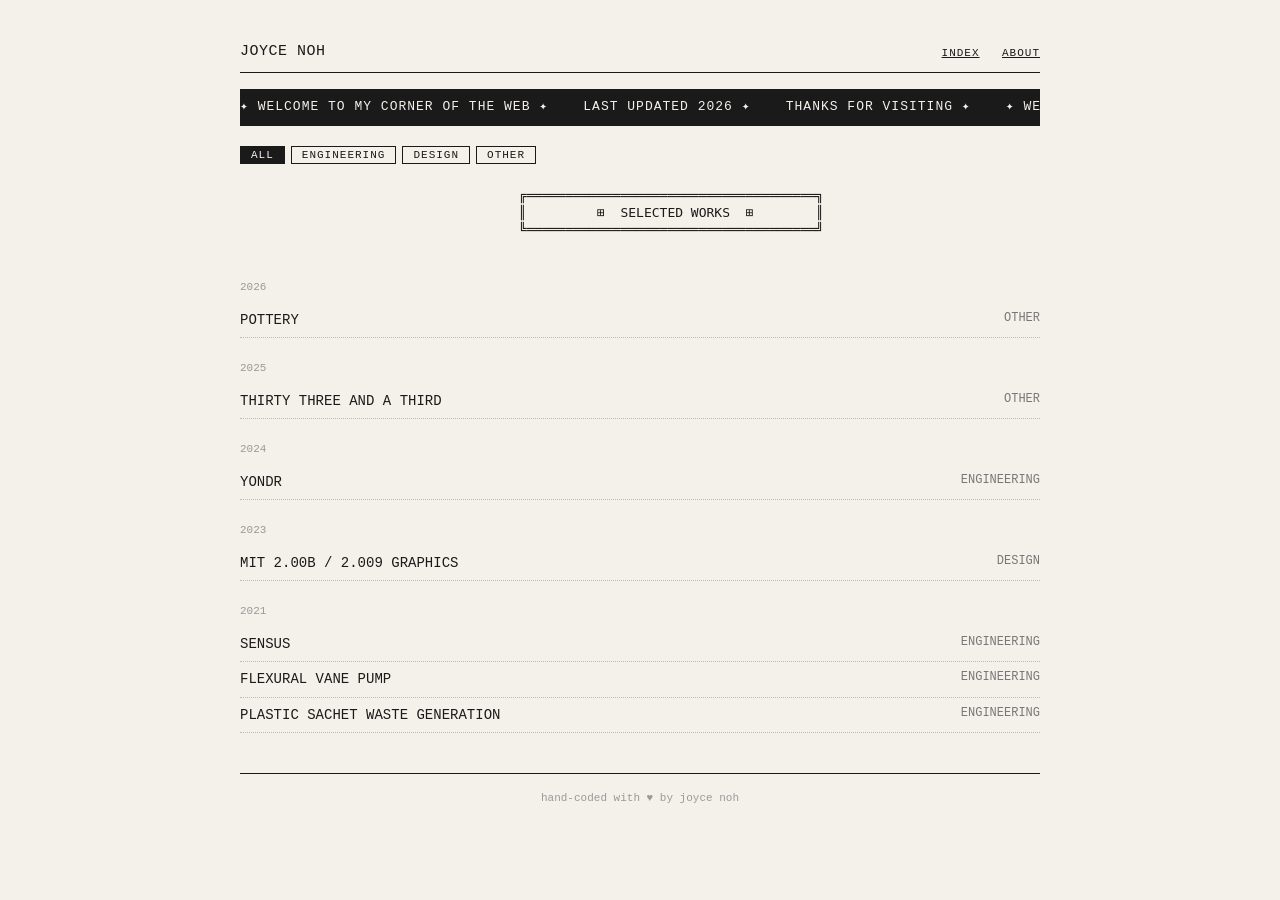
<file: index.html>
<!DOCTYPE html>
<html lang="en">
<head>
    <meta charset="UTF-8">
    <meta name="viewport" content="width=device-width, initial-scale=1.0">
    <title>Joyce Noh</title>
    <link rel="stylesheet" href="style.css">
</head>
<body>
    <!-- HEADER: name + nav. Becomes the "window" chrome later. -->
    <header class="site-header">
        <span class="logo">Joyce Noh</span>
        <nav class="site-nav">
            <a href="index.html">Index</a>
            <a href="about.html">About</a>
        </nav>
    </header>

    <div class="marquee">
        <div class="marquee-track">
            ✦ WELCOME TO MY CORNER OF THE WEB ✦ &nbsp;&nbsp; LAST UPDATED 2026 ✦ &nbsp;&nbsp; THANKS FOR VISITING ✦ &nbsp;&nbsp; ✦ WELCOME TO MY CORNER OF THE WEB ✦ &nbsp;&nbsp; LAST UPDATED 2026 ✦
        </div>
    </div>

    <!-- FILTER BAR: clickable discipline buttons. -->
    <nav class="filters">
        <button class="filter is-active" data-filter="all">All</button>
        <button class="filter" data-filter="engineering">Engineering</button>
        <button class="filter" data-filter="design">Design</button>
        <button class="filter" data-filter="other">Other</button>
    </nav>
    
    <pre class="ascii-divider">
        ╔═════════════════════════════════════╗
        ║         ⊞  SELECTED WORKS  ⊞        ║
        ╚═════════════════════════════════════╝
    </pre>

    <!-- PROJECT LIST: work goes here -->
     <main class="archive">

        <!-- 2026 Projects -->
        <section class="year-group">
            <h2 class="year">2026</h2>

            <article class="project" data-discipline="other">
                <a href="pottery.html" class="project-link">
                    <span class="project-title">Pottery</span>
                    <span class="project-tag">Other</span>
                </a>
            </article>
        </section>

        <!-- 2025 Projects -->
        <section class="year-group">
            <h2 class="year">2025</h2>

            <article class="project" data-discipline="other">
                <a href="thirty-three.html" class="project-link">
                    <span class="project-title">Thirty Three and a Third</span>
                    <span class="project-tag">Other</span>
                </a>
            </article>
        </section>
        
        <!-- 2024 Projects -->
        <section class="year-group">
            <h2 class="year">2024</h2>

            <article class="project" data-discipline="engineering">
                <a href="yondr.html" class="project-link">
                    <span class="project-title">Yondr</span>
                    <span class="project-tag">Engineering</span>
                </a>
            </article>

        </section>

        <!-- 2023 Projects -->
        <section class="year-group">
            <h2 class="year">2023</h2>

            <article class="project" data-discipline="design">
                <a href="mit-graphics.html" class="project-link">
                    <span class="project-title">MIT 2.00B / 2.009 Graphics</span>
                    <span class="project-tag">Design</span>
                </a>
            </article>
        </section>

        <!-- 2022 Projects --
        <section class="year-group">
            <h2 class="year">2022</h2>

            <article class="project" data-discipline="engineering">
                <a href="clinical-trial.html" class="project-link">
                    <span class="project-title">Clinical Trial in a Box</span>
                    <span class="project-tag">Engineering</span>
                </a>
            </article>
        </section> -->

        <!-- 2021 Projects -->
        <section class="year-group">
            <h2 class="year">2021</h2>

            <article class="project" data-discipline="engineering">
                <a href="sensus.html" class="project-link">
                    <span class="project-title">Sensus</span>
                    <span class="project-tag">Engineering</span>
                </a>
            </article>

            <article class="project" data-discipline="engineering">
                <a href="vane-pump.html" class="project-link">
                    <span class="project-title">Flexural Vane Pump</span>
                    <span class="project-tag">Engineering</span>
                </a>
            </article>

            <article class="project" data-discipline="engineering">
                <a href="plastic-sachet.html" class="project-link">
                    <span class="project-title">Plastic Sachet Waste Generation</span>
                    <span class="project-tag">Engineering</span>
                </a>
            </article>

        </section>
        
    </main>

    <script src="script.js"></script>

    <footer class="site-footer">
        hand-coded with ♥ by joyce noh
    </footer>

</body>
</html>
</file>
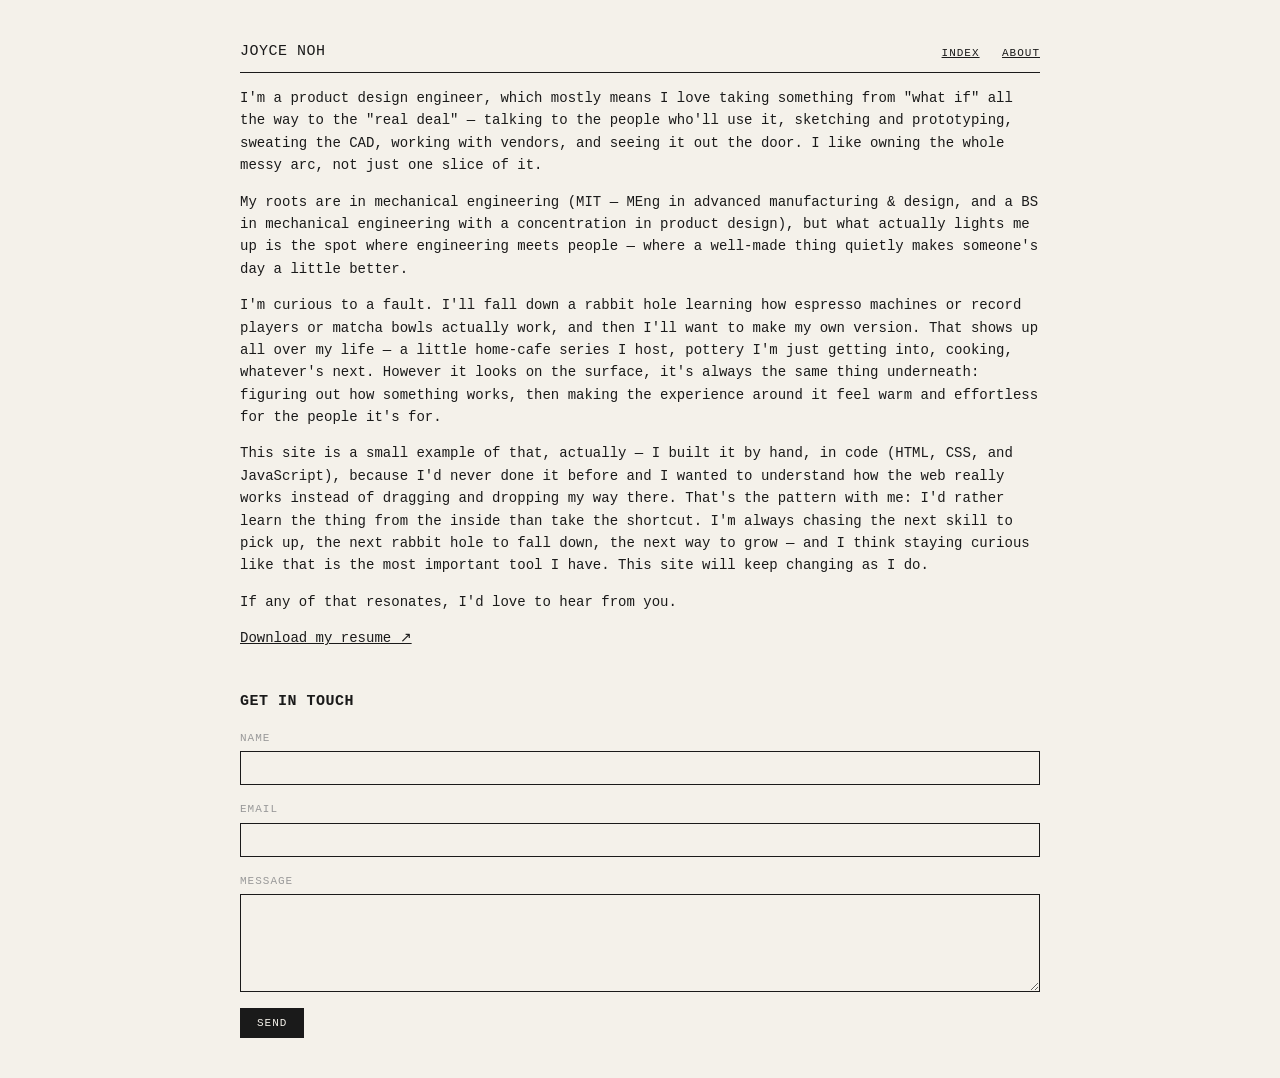
<file: about.html>
<!DOCTYPE html>
<html lang="en">
<head>
    <meta charset="UTF-8">
    <meta name="viewport" content="width=device-width, initial-scale=1.0">
    <title>About - Joyce Noh</title>
    <link rel="stylesheet" href="style.css">
</head>

<body>

    <!-- Same header as the homepage, so the site feels consistent. -->
    <header class="site-header">
        <a href="index.html" class="logo">Joyce Noh</a>
        <nav class="site-nav">
            <a href="index.html">Index</a>
            <a href="about.html">About</a>
        </nav>
    </header>

    <!-- About page content -->
    <main class="about">
        <p>I'm a product design engineer, which mostly means I love taking something from "what if" all the way to the 
           "real deal" — talking to the people who'll use it, sketching and prototyping, sweating the CAD, working with 
           vendors, and seeing it out the door. I like owning the whole messy arc, not just one slice of it.</p>

        <p>My roots are in mechanical engineering (MIT — MEng in advanced manufacturing &amp; design, and a BS in 
           mechanical engineering with a concentration in product design), but what actually lights me up is the spot 
           where engineering meets people — where a well-made thing quietly makes someone's day a little better.</p>

        <p>I'm curious to a fault. I'll fall down a rabbit hole learning how espresso machines or record players or 
           matcha bowls actually work, and then I'll want to make my own version. That shows up all over my life — a 
           little home-cafe series I host, pottery I'm just getting into, cooking, whatever's next. However it looks 
           on the surface, it's always the same thing underneath: figuring out how something works, then making the 
           experience around it feel warm and effortless for the people it's for.</p>

        <p>This site is a small example of that, actually — I built it by hand, in code (HTML, CSS, and JavaScript), 
           because I'd never done it before and I wanted to understand how the web really works instead of dragging and 
           dropping my way there. That's the pattern with me: I'd rather learn the thing from the inside than take the shortcut. 
           I'm always chasing the next skill to pick up, the next rabbit hole to fall down, the next way to grow — and I think 
           staying curious like that is the most important tool I have. This site will keep changing as I do.</p>

        <p>If any of that resonates, I'd love to hear from you.</p>

        <p><a href="files/resume.pdf">Download my resume ↗</a></p>

        <!-- <p>Reach me at <a href="mailto:joycenoh21@gmail.com">joycenoh21@gmail.com</a>.</p> -->

        <h2 class="contact-heading">Get in touch</h2>

        <form action="https://formspree.io/f/xlgywyjq" method="POST" class="contact-form">

            <label>
                Name
                <input type="text" name="name" required>
            </label>

            <label>
                Email
                <input type="email" name="email" required>
            </label>

            <label>
                Message
                <textarea name="message" rows="5" required></textarea>
            </label>

            <button type="submit">Send</button>

        </form>
    </main>

</body>
</html>
</file>
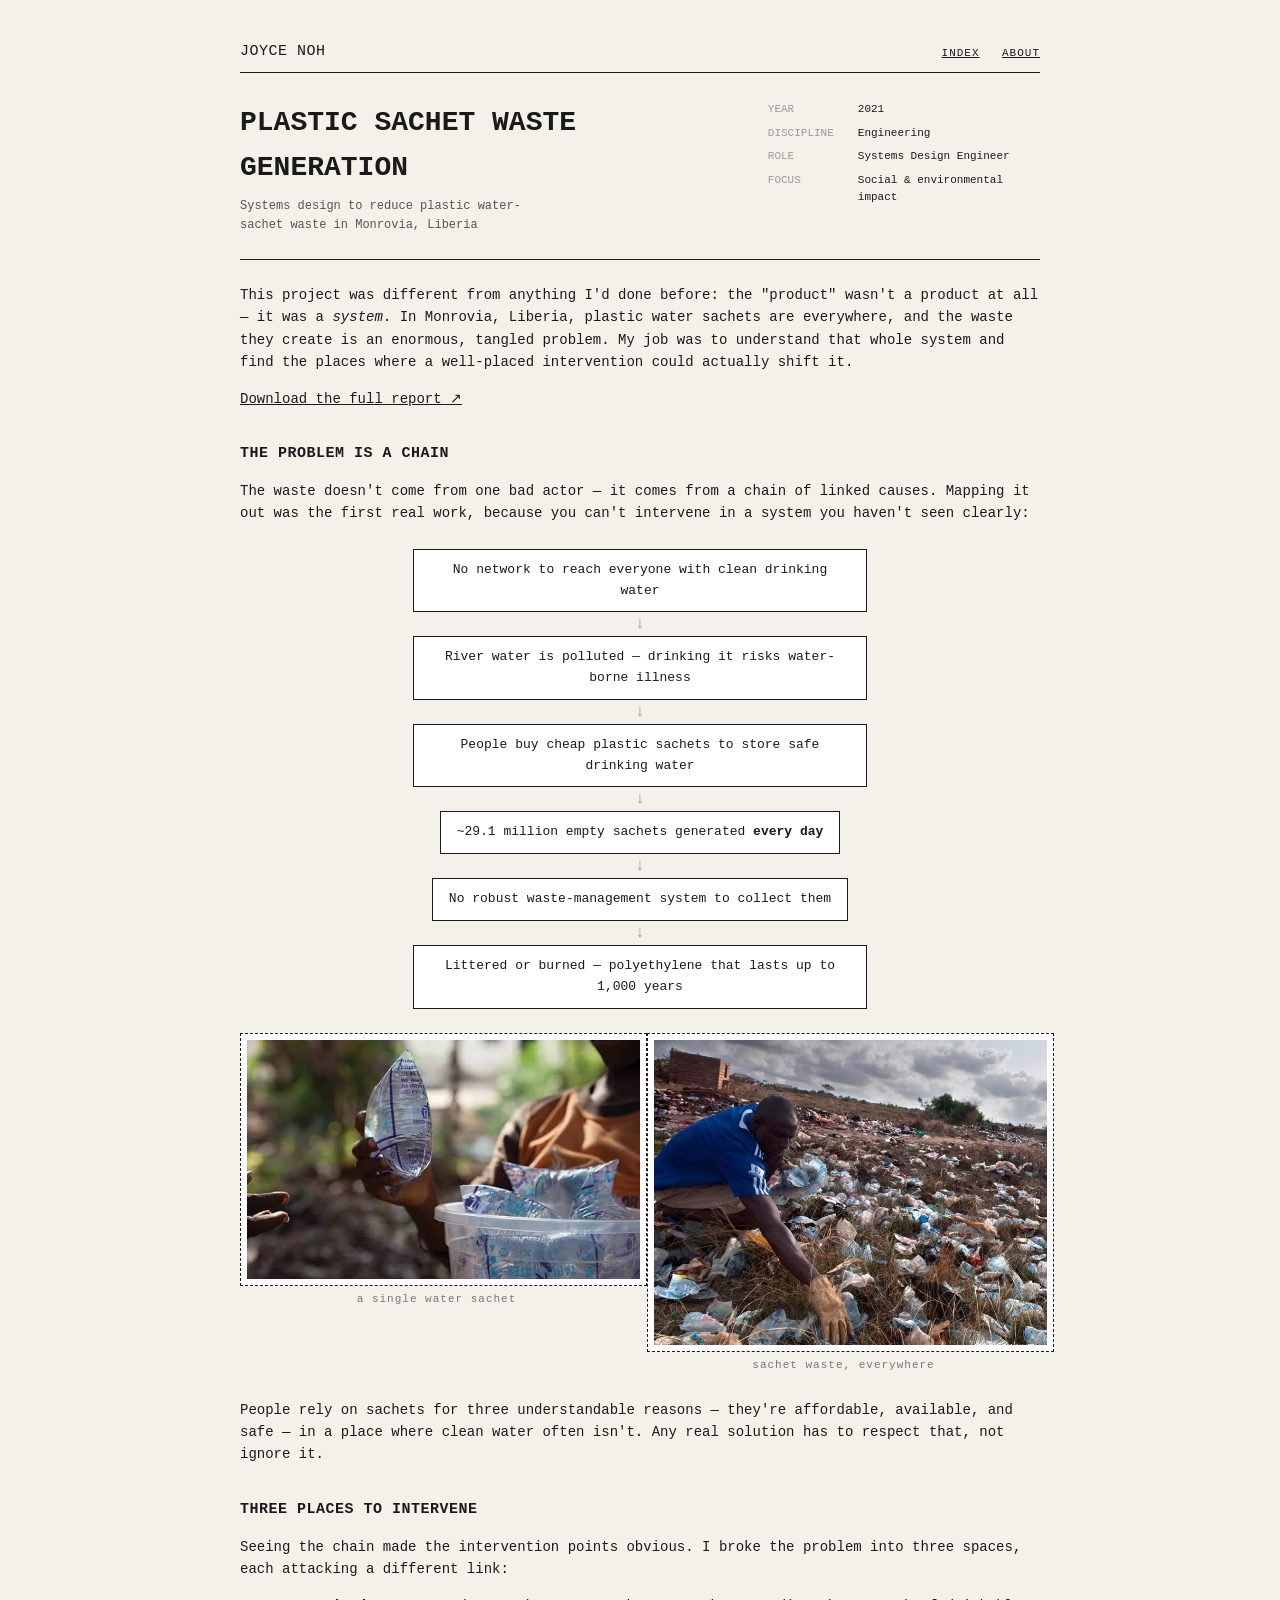
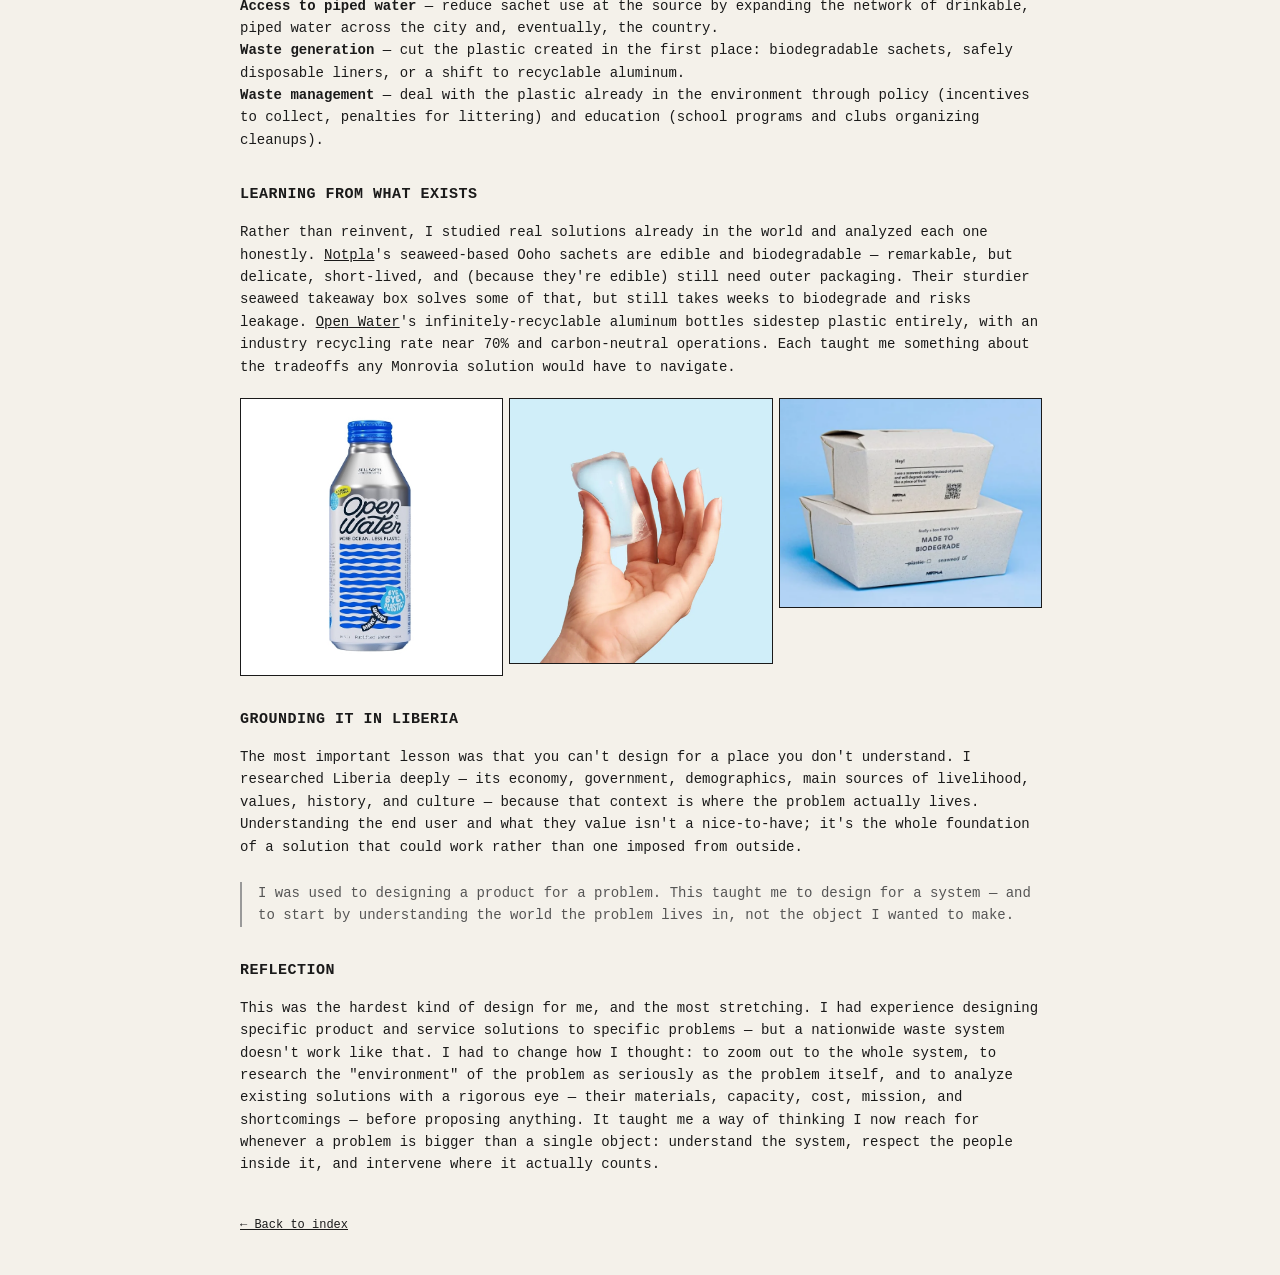
<file: plastic-sachet.html>
<!DOCTYPE html>
<html lang="en">
<head>
    <meta charset="UTF-8">
    <meta name="viewport" content="width=device-width, initial-scale=1.0">
    <title>Plastic Sachet Waste Generation - Joyce Noh</title>
    <link rel="stylesheet" href="style.css">
</head>

<body>

    <!-- Shared header -->
    <header class="site-header">
        <a href="index.html" class="logo">Joyce Noh</a>
        <nav class="site-nav">
            <a href="index.html">Index</a>
            <a href="about.html">About</a>
        </nav>
    </header>

    <!-- Project content -->
    <main class="project-page">

        <!-- HEADER ROW: titles on the left, metadata on the right -->
        <div class="project-header-row">
            <div class="project-titles">
                <h1 class="project-heading">Plastic Sachet Waste Generation</h1>
                <p class="project-subtitle">Systems design to reduce plastic water-sachet waste in Monrovia, Liberia</p>
            </div>

            <!-- Metadata block -->
            <dl class="project-meta">
                <dt>Year</dt><dd>2021</dd>
                <dt>Discipline</dt><dd>Engineering</dd>
                <dt>Role</dt><dd>Systems Design Engineer</dd>
                <dt>Focus</dt><dd>Social &amp; environmental impact</dd>
            </dl>

        </div>

        <hr>

        <!-- INTRO -->
        <p>This project was different from anything I'd done before: the "product" wasn't a product at all — it was a <em>system</em>. 
           In Monrovia, Liberia, plastic water sachets are everywhere, and the waste they create is an enormous, tangled problem. My job 
           was to understand that whole system and find the places where a well-placed intervention could actually shift it.</p>
    
        <p><a href="files/plastic-sachet-report.pdf">Download the full report ↗</a></p>
    
        <h2>The problem is a chain</h2>
        <p>The waste doesn't come from one bad actor — it comes from a chain of linked causes. Mapping it out was the first real work, 
           because you can't intervene in a system you haven't seen clearly:</p>
    
        <!-- EVENT CHAIN DIAGRAM (built in HTML/CSS, no image file) -->
        <div class="flow-chain">
            <div class="flow-step">No network to reach everyone with clean drinking water</div>
            <div class="flow-arrow">↓</div>
            <div class="flow-step">River water is polluted — drinking it risks water-borne illness</div>
            <div class="flow-arrow">↓</div>
            <div class="flow-step">People buy cheap plastic sachets to store safe drinking water</div>
            <div class="flow-arrow">↓</div>
            <div class="flow-step">~29.1 million empty sachets generated <strong>every day</strong></div>
            <div class="flow-arrow">↓</div>
            <div class="flow-step">No robust waste-management system to collect them</div>
            <div class="flow-arrow">↓</div>
            <div class="flow-step">Littered or burned — polyethylene that lasts up to 1,000 years</div>
        </div>

        <!-- Two real photos, side by side -->
        <div class="cafe-gallery">
        <figure>
            <img src="images/plastic/ps-sachet.jpg" alt="A single plastic water sachet used to store drinking water">
            <figcaption>a single water sachet</figcaption>
        </figure>
        <figure>
            <img src="images/plastic/ps-waste.jpg" alt="Plastic water sachets littered across the ground in Monrovia, Liberia">
            <figcaption>sachet waste, everywhere</figcaption>
        </figure>
        </div>
    
        <p>People rely on sachets for three understandable reasons — they're affordable, available, and safe — in a place where clean 
           water often isn't. Any real solution has to respect that, not ignore it.</p>
    
        <h2>Three places to intervene</h2>
        <p>Seeing the chain made the intervention points obvious. I broke the problem into three spaces, each attacking a different link:</p>
    
        <p><strong>Access to piped water</strong> — reduce sachet use at the source by expanding the network of drinkable, piped water 
           across the city and, eventually, the country.<br>
        <strong>Waste generation</strong> — cut the plastic created in the first place: biodegradable sachets, safely disposable liners, 
                or a shift to recyclable aluminum.<br>
        <strong>Waste management</strong> — deal with the plastic already in the environment through policy (incentives to collect, penalties 
                for littering) and education (school programs and clubs organizing cleanups).</p>
    
        <h2>Learning from what exists</h2>
        <p>Rather than reinvent, I studied real solutions already in the world and analyzed each one honestly. 
           <a href="https://www.notpla.com/">Notpla</a>'s seaweed-based Ooho sachets are edible and biodegradable — remarkable, but delicate, 
           short-lived, and (because they're edible) still need outer packaging. Their sturdier seaweed takeaway box solves some of that, but 
           still takes weeks to biodegrade and risks leakage. <a href="https://drinkopenwater.com/">Open Water</a>'s infinitely-recyclable aluminum 
           bottles sidestep plastic entirely, with an industry recycling rate near 70% and carbon-neutral operations. Each taught me something about 
           the tradeoffs any Monrovia solution would have to navigate.</p>
    
        <!-- Concepts gallery -->
        <div class="photo-grid">
            <img src="images/plastic/ps-open-water.jpg" alt="Recyclable aluminum bottle concept">
            <img src="images/plastic/ps-oofo-1.png" alt="Biodegradable seaweed sachet concept">
            <img src="images/plastic/ps-oofo-2.png" alt="Seaweed takeaway box concept">
        </div>
    
        <h2>Grounding it in Liberia</h2>
        <p>The most important lesson was that you can't design for a place you don't understand. I researched Liberia deeply — its economy, government, 
           demographics, main sources of livelihood, values, history, and culture — because that context is where the problem actually lives. Understanding 
           the end user and what they value isn't a nice-to-have; it's the whole foundation of a solution that could work rather than one imposed from 
           outside.</p>
    
        <blockquote>I was used to designing a product for a problem. This taught me to design for a system — and to start by understanding the world 
                    the problem lives in, not the object I wanted to make.</blockquote>
    
        <h2>Reflection</h2>
        <p>This was the hardest kind of design for me, and the most stretching. I had experience designing specific product and service 
           solutions to specific problems — but a nationwide waste system doesn't work like that. I had to change how I thought: to zoom out to 
           the whole system, to research the "environment" of the problem as seriously as the problem itself, and to analyze existing solutions 
           with a rigorous eye — their materials, capacity, cost, mission, and shortcomings — before proposing anything. It taught me a way of 
           thinking I now reach for whenever a problem is bigger than a single object: understand the system, respect the people inside it, and 
           intervene where it actually counts.</p>

        <!-- Back link -->
        <p class="back"><a href="index.html">← Back to index</a></p>

    </main>

</body>
</html>
</file>
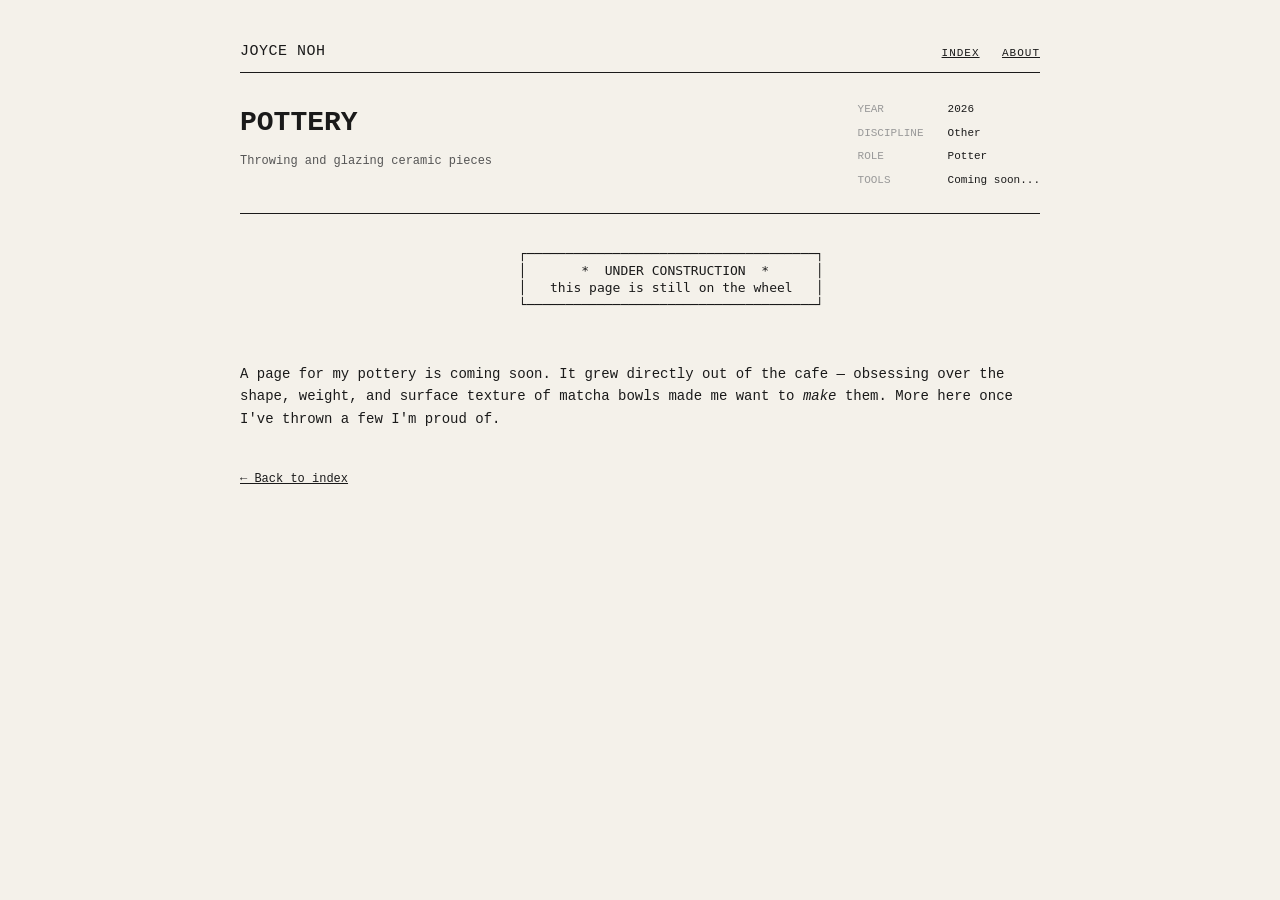
<file: pottery.html>
<!DOCTYPE html>
<html lang="en">
<head>
    <meta charset="UTF-8">
    <meta name="viewport" content="width=device-width, initial-scale=1.0">
    <title>Pottery - Joyce Noh</title>
    <link rel="stylesheet" href="style.css">
</head>

<body>

    <!-- Shared header -->
    <header class="site-header">
        <a href="index.html" class="logo">Joyce Noh</a>
        <nav class="site-nav">
            <a href="index.html">Index</a>
            <a href="about.html">About</a>
        </nav>
    </header>

    <!-- Project content -->
    <main class="project-page">

        <!-- HEADER ROW: titles on the left, metadata on the right -->
        <div class="project-header-row">
            <div class="project-titles">
                <h1 class="project-heading">Pottery</h1>
                <p class="project-subtitle">Throwing and glazing ceramic pieces</p>
            </div>

            <!-- Metadata block -->
            <dl class="project-meta">
                <dt>Year</dt><dd>2026</dd>
                <dt>Discipline</dt><dd>Other</dd>
                <dt>Role</dt><dd>Potter</dd>
                <dt>Tools</dt><dd>Coming soon...</dd>
            </dl>

        </div>

        <hr>

        <!-- Body: write freely from here. Examples of each content type: -->
        
        <!-- ===== "UNDER CONSTRUCTION" STUB =====
             An ASCII banner (in <pre> to preserve exact spacing) plus a
             short note. Replace all of this with real content later. -->

        <pre class="ascii-construction">
        ┌─────────────────────────────────────┐
        │       *  UNDER CONSTRUCTION  *      │
        │   this page is still on the wheel   │
        └─────────────────────────────────────┘
        </pre>
    
        <p>A page for my pottery is coming soon. It grew directly out of the cafe — obsessing over the shape, weight, 
        and surface texture of matcha bowls made me want to <em>make</em> them. More here once I've thrown a few 
        I'm proud of.</p>

        <!-- Back link -->
        <p class="back"><a href="index.html">← Back to index</a></p>

    </main>

</body>
</html>
</file>
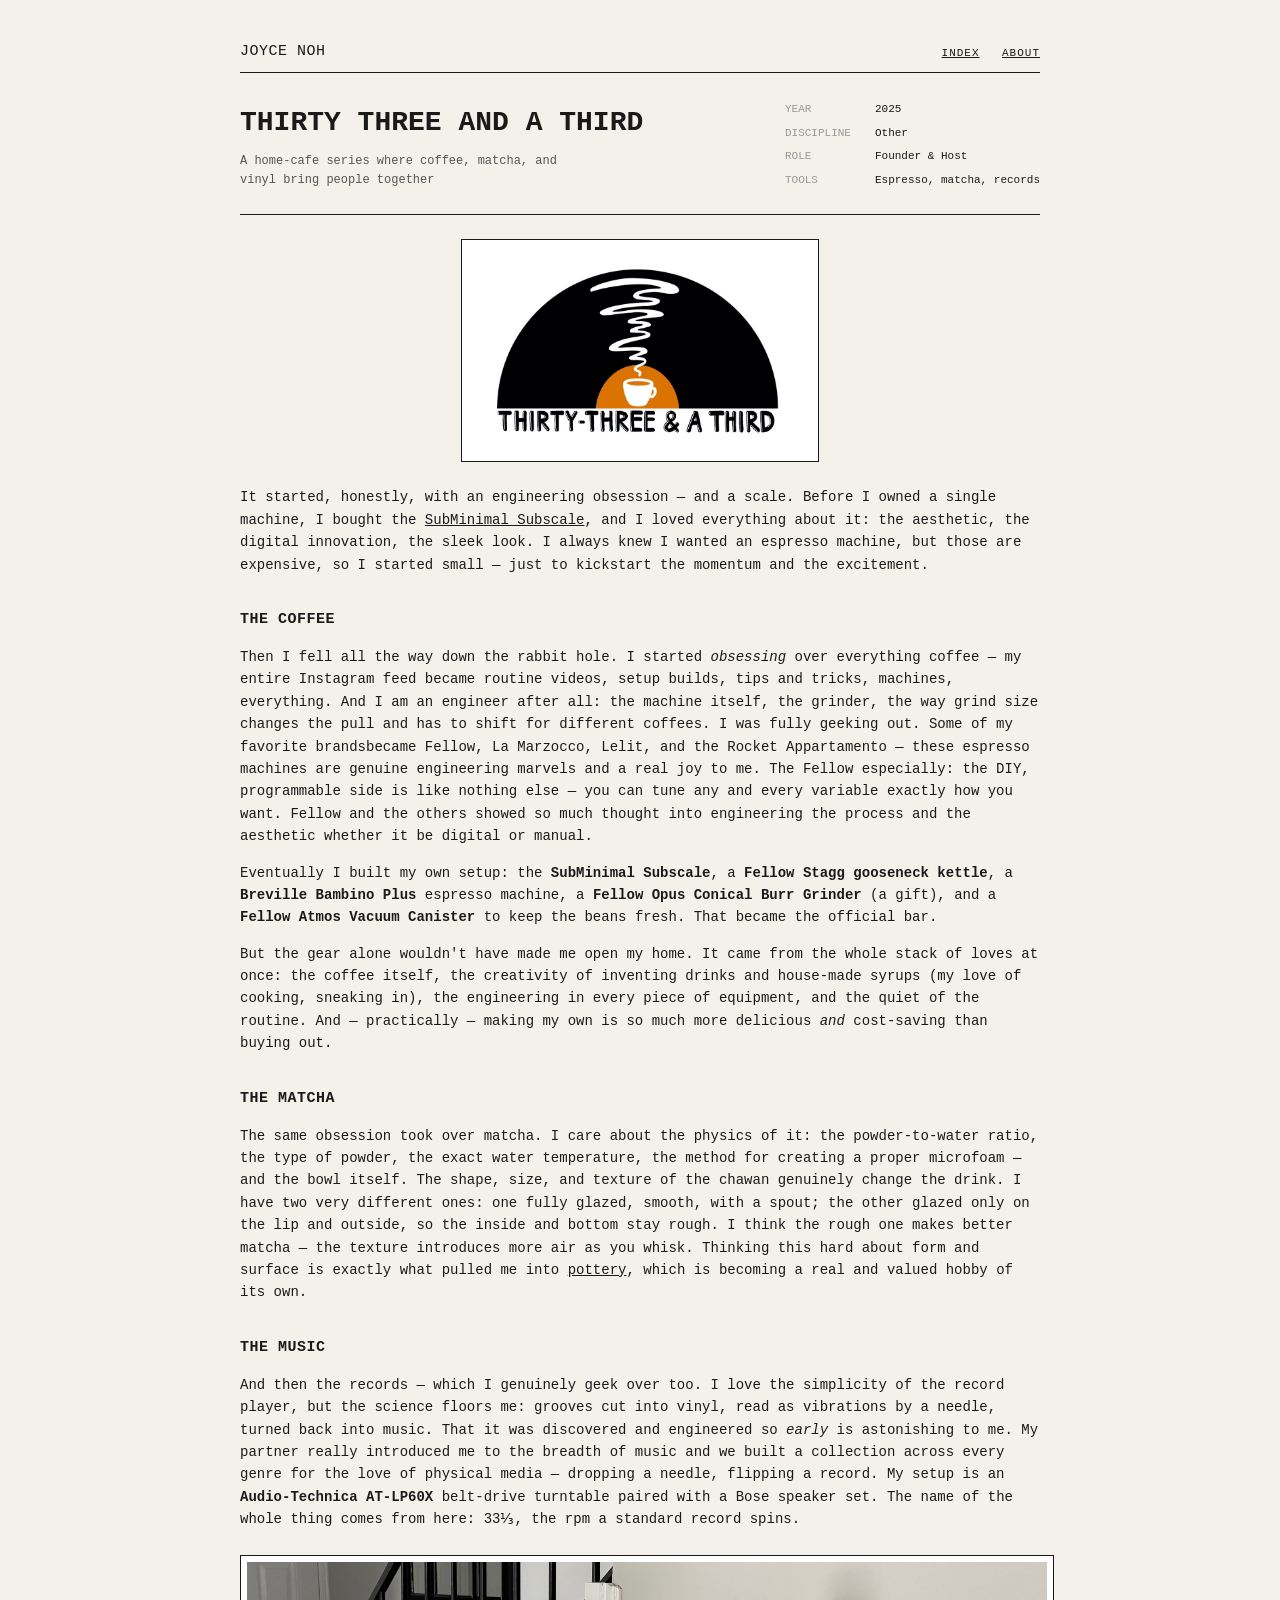
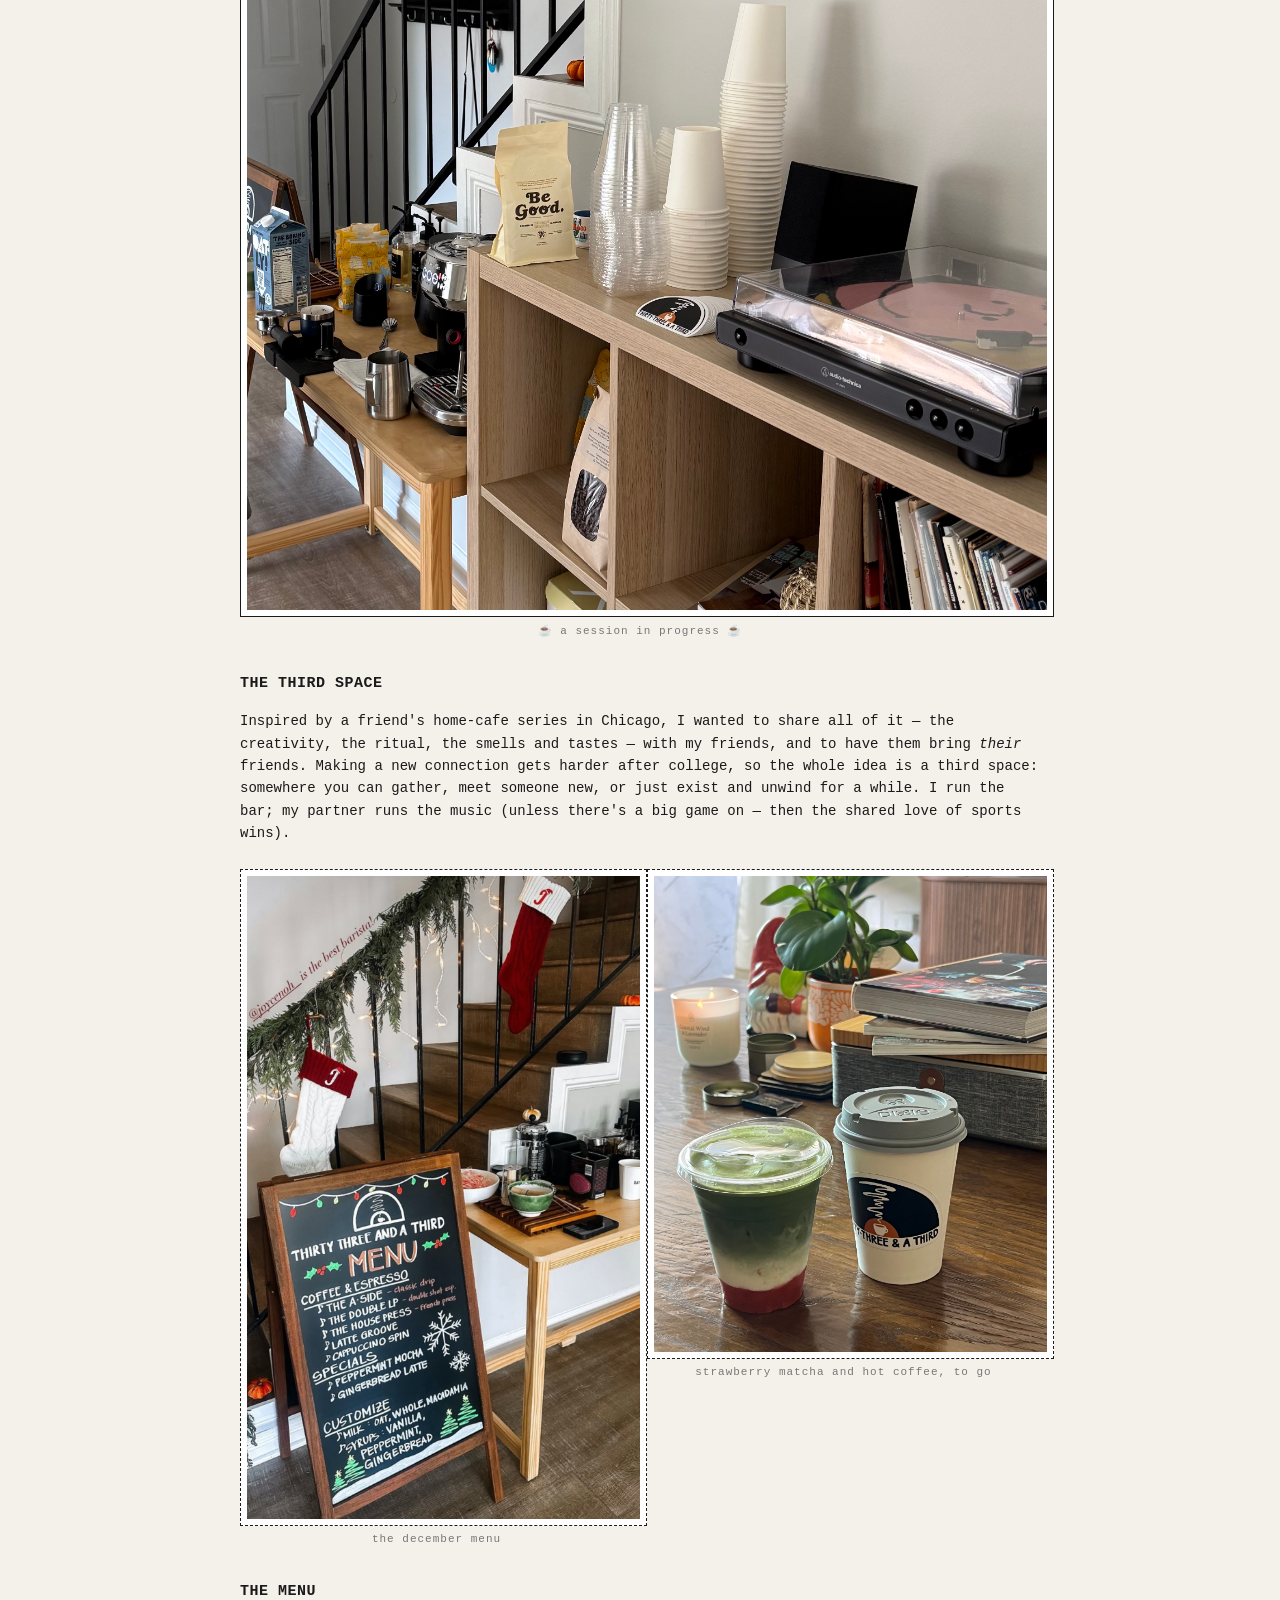
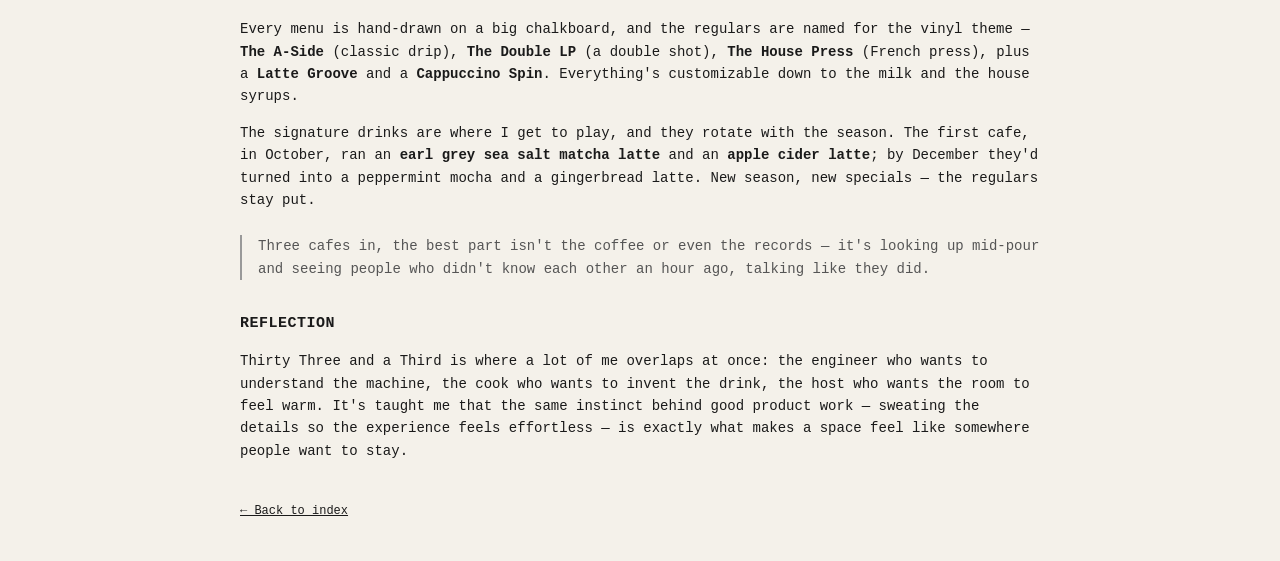
<file: thirty-three.html>
<!DOCTYPE html>
<html lang="en">
<head>
    <meta charset="UTF-8">
    <meta name="viewport" content="width=device-width, initial-scale=1.0">
    <title>Thirty Three and a Third - Joyce Noh</title>
    <link rel="stylesheet" href="style.css">
</head>

<body>

    <!-- Shared header -->
    <header class="site-header">
        <a href="index.html" class="logo">Joyce Noh</a>
        <nav class="site-nav">
            <a href="index.html">Index</a>
            <a href="about.html">About</a>
        </nav>
    </header>

    <!-- Project content -->
    <main class="project-page">

        <!-- HEADER ROW: titles on the left, metadata on the right
             The flexbox that arranges these two side by side lives in
             .project-header-row in style.css. -->
        <div class="project-header-row">
            <div class="project-titles">
                <h1 class="project-heading">Thirty Three and a Third</h1>
                <p class="project-subtitle">A home-cafe series where coffee, matcha, and vinyl bring people together</p>
            </div>

            <!-- Metadata block -->
            <dl class="project-meta">
                <dt>Year</dt><dd>2025</dd>
                <dt>Discipline</dt><dd>Other</dd>
                <dt>Role</dt><dd>Founder &amp; Host</dd>
                <dt>Tools</dt><dd>Espresso, matcha, records</dd>
            </dl>

        </div>

        <hr>

        <!-- Body: write freely from here. Examples of each content type: -->

        <!-- ===== LOGO HERO =====
             A single centered graphic in a CLEAN (solid) border. Styles by .cafe-hero in style.css. -->
        
        <div class="cafe-hero">
            <img src="images/cafe/cafe-logo.jpg" alt="Thirty Three and a Third logo: a vinyl record with epresso steam rising from a cup in its center">
        </div>

        <!-- ===== ORIGIN STORY ===== -->
        
        <p>It started, honestly, with an engineering obsession — and a scale. Before I owned a single machine, 
           I bought the <a href="https://subminimal.com/products/subscale">SubMinimal Subscale</a>, and I loved everything 
           about it: the aesthetic, the digital innovation, the sleek look. I always knew I wanted an espresso machine, but those are expensive, 
           so I started small — just to kickstart the momentum and the excitement.</p>

        <h2>The coffee</h2>
        <p>Then I fell all the way down the rabbit hole. I started <em>obsessing</em> over everything coffee — 
           my entire Instagram feed became routine videos, setup builds, tips and tricks, machines, everything. And I am an engineer after all: the 
           machine itself, the grinder, the way grind size changes the pull and has to shift for different coffees. I was fully geeking out. 
           Some of my favorite brandsbecame Fellow, La Marzocco, Lelit, and the Rocket Appartamento — these espresso machines are genuine engineering marvels 
           and a real joy to me. The Fellow especially: the DIY, programmable side is like nothing else — you can tune any and every variable exactly 
           how you want. Fellow and the others showed so much thought into engineering the process and the aesthetic whether it be digital or manual.</p>

        <p>Eventually I built my own setup: the <strong>SubMinimal Subscale</strong>, a <strong>Fellow Stagg gooseneck kettle</strong>, a <strong>Breville Bambino Plus</strong> espresso machine, 
           a <strong>Fellow Opus Conical Burr Grinder</strong> (a gift), and a <strong>Fellow Atmos Vacuum Canister</strong> to keep 
           the beans fresh. That became the official bar.</p>
 
        <p>But the gear alone wouldn't have made me open my home. It came from the whole stack of loves at once: the coffee itself, the creativity of 
           inventing drinks and house-made syrups (my love of cooking, sneaking in), the engineering in every piece of equipment, and the quiet of the 
           routine. And — practically — making my own is so much more delicious <em>and</em> cost-saving than buying out.</p>
 
        <h2>The matcha</h2>
        <p>The same obsession took over matcha. I care about the physics of it: the powder-to-water ratio, the type of powder, the exact water temperature, the method 
           for creating a proper microfoam — and the bowl itself. The shape, size, and texture of the chawan genuinely change the drink. I have two 
           very different ones: one fully glazed, smooth, with a spout; the other glazed only on the lip and outside, so the inside and bottom stay 
           rough. I think the rough one makes better matcha — the texture introduces more air as you whisk. Thinking this hard about form and surface 
           is exactly what pulled me into <a href="pottery.html">pottery</a>, which is becoming a real and valued hobby of its own.</p>
 
        <h2>The music</h2>
        <p>And then the records — which I genuinely geek over too. I love the simplicity of the record player, but the science floors me: grooves cut into 
           vinyl, read as vibrations by a needle, turned back into music. That it was discovered and engineered so <em>early</em> is astonishing to me. 
           My partner really introduced me to the breadth of music and we built a collection across every genre for the love of physical media — dropping a needle, flipping a 
           record. My setup is an <strong>Audio-Technica AT-LP60X</strong> belt-drive turntable paired with a Bose speaker set. The name of the whole 
           thing comes from here: 33⅓, the rpm a standard record spins.</p>

        <!-- ===== HOSTING PHOTO (framed snapshot) ===== -->
        <figure class="cafe-snapshot">
            <img src="images/cafe/cafe-setup.jpg" alt="The espresso setup, coffee beans, and a record player in the background">
            <figcaption>&#9749; a session in progress &#9749;</figcaption>
        </figure>

        <!-- ===== THE THIRD SPACE ===== -->
        <h2>The third space</h2>
        <p>Inspired by a friend's home-cafe series in Chicago, I wanted to share all of it — the creativity, the ritual, the smells and tastes — 
           with my friends, and to have them bring <em>their</em> friends. Making a new connection gets harder after college, so the whole idea is 
           a third space: somewhere you can gather, meet someone new, or just exist and unwind for a while. I run the bar; my partner runs the 
           music (unless there's a big game on — then the shared love of sports wins).</p>

        <!-- ===== GALLERY (playful dashed borders) ===== -->
        <div class="cafe-gallery">
            <figure>
                <img src="images/cafe/cafe-menu.jpg" alt="Hand-drawn chalkboard menu for Thirty Three and a Third, decorated for the holidays">
                <figcaption>the december menu</figcaption>
            </figure>
            <figure>
                <img src="images/cafe/cafe-drink.jpg" alt="A layered iced strawberry matcha latte beside a to-go cup with the Thirty Three and a Third logo sticker">
                <figcaption>strawberry matcha and hot coffee, to go</figcaption>
            </figure>
        </div>

        <!-- ===== THE MENU ===== -->
        <h2>The menu</h2>
        <p>Every menu is hand-drawn on a big chalkboard, and the regulars are named for the vinyl theme — <strong>The A-Side</strong> (classic drip), 
           <strong>The Double LP</strong> (a double shot), <strong>The House Press</strong> (French press), plus a <strong>Latte Groove</strong> and 
           a <strong>Cappuccino Spin</strong>. Everything's customizable down to the milk and the house syrups.</p>
 
        <p>The signature drinks are where I get to play, and they rotate with the season. The first cafe, in October, ran an <strong>earl grey sea 
           salt matcha latte</strong> and an <strong>apple cider latte</strong>; by December they'd turned into a peppermint mocha and a gingerbread 
           latte. New season, new specials — the regulars stay put.</p>
 
        <blockquote>Three cafes in, the best part isn't the coffee or even the records — it's looking up mid-pour and seeing people who didn't know 
                    each other an hour ago, talking like they did.</blockquote>
        
        <!-- ===== REFLECTION ===== -->
        <h2>Reflection</h2>
        <p>Thirty Three and a Third is where a lot of me overlaps at once: the engineer who wants to understand the machine, the cook who wants to 
           invent the drink, the host who wants the room to feel warm. It's taught me that the same instinct behind good product work — sweating the 
           details so the experience feels effortless — is exactly what makes a space feel like somewhere people want to stay.</p>

        <!-- Back link -->
        <p class="back"><a href="index.html">← Back to index</a></p>

    </main>

</body>
</html>
</file>
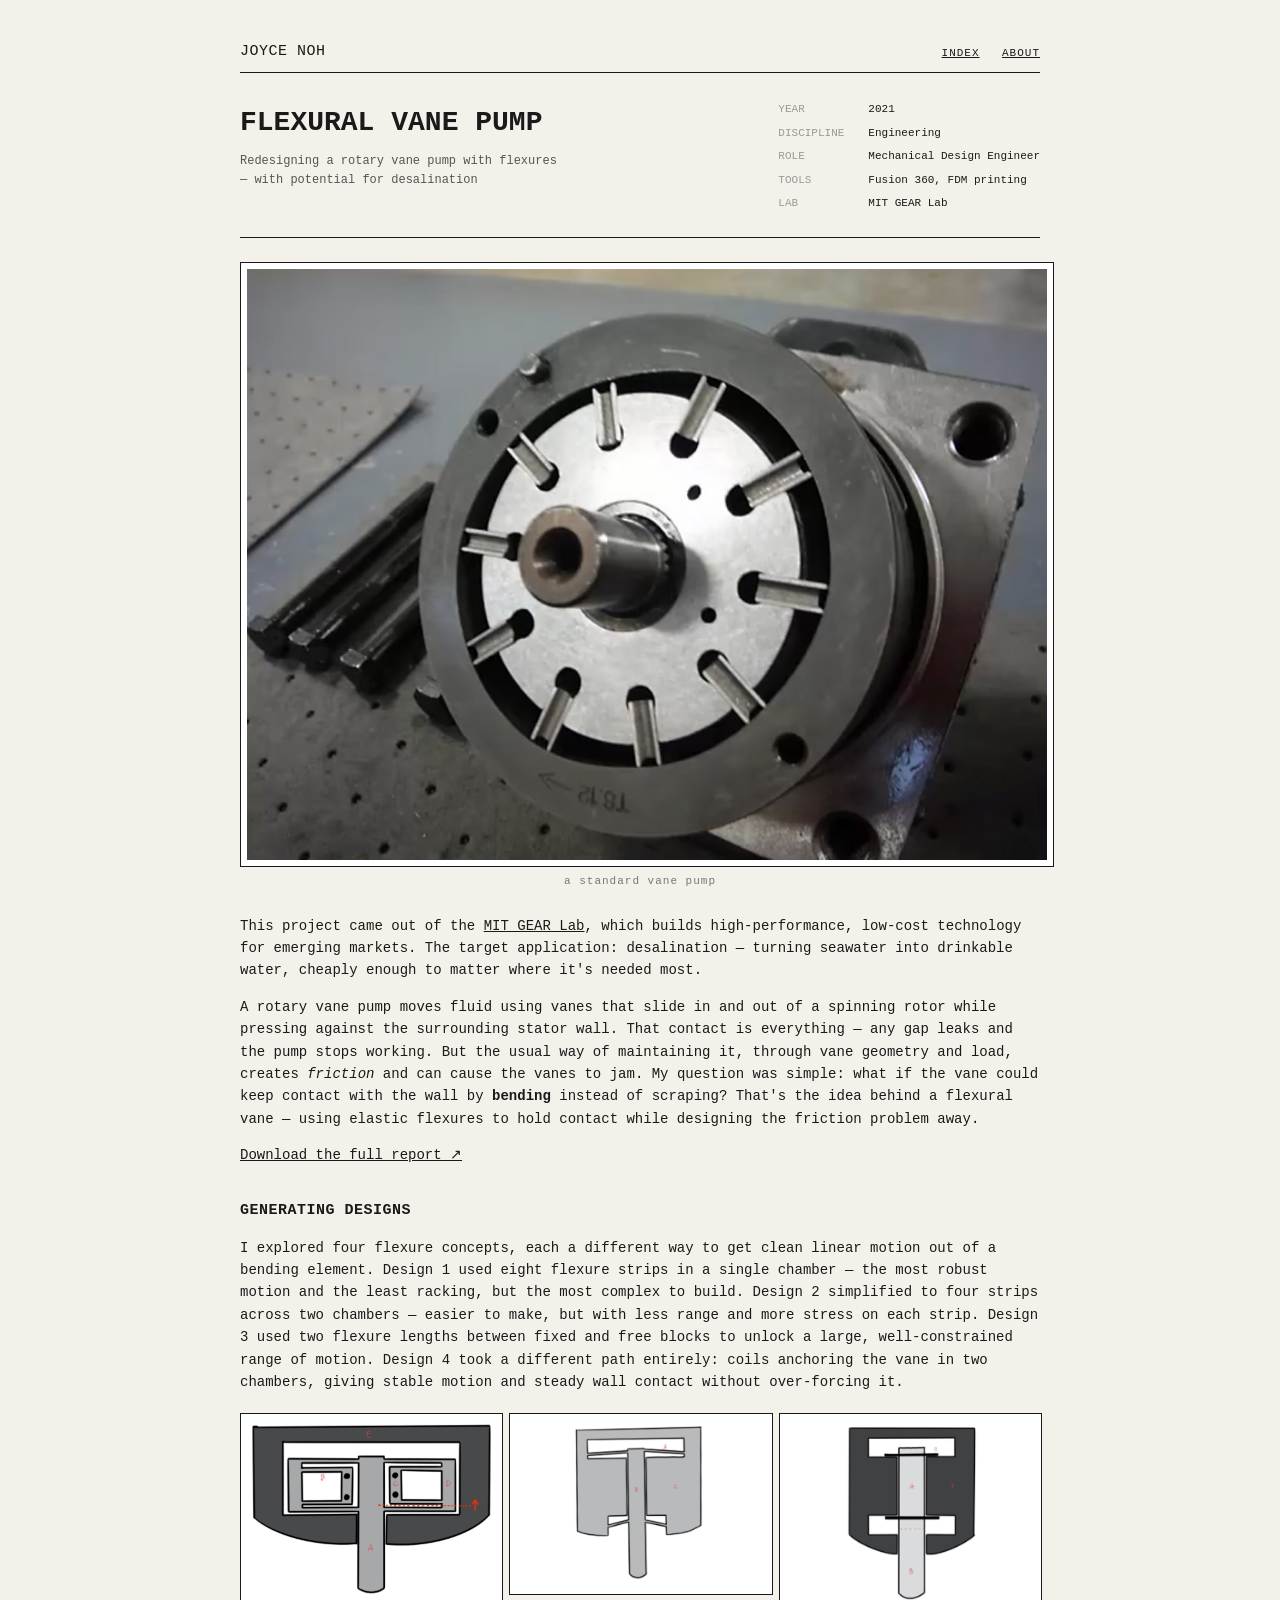
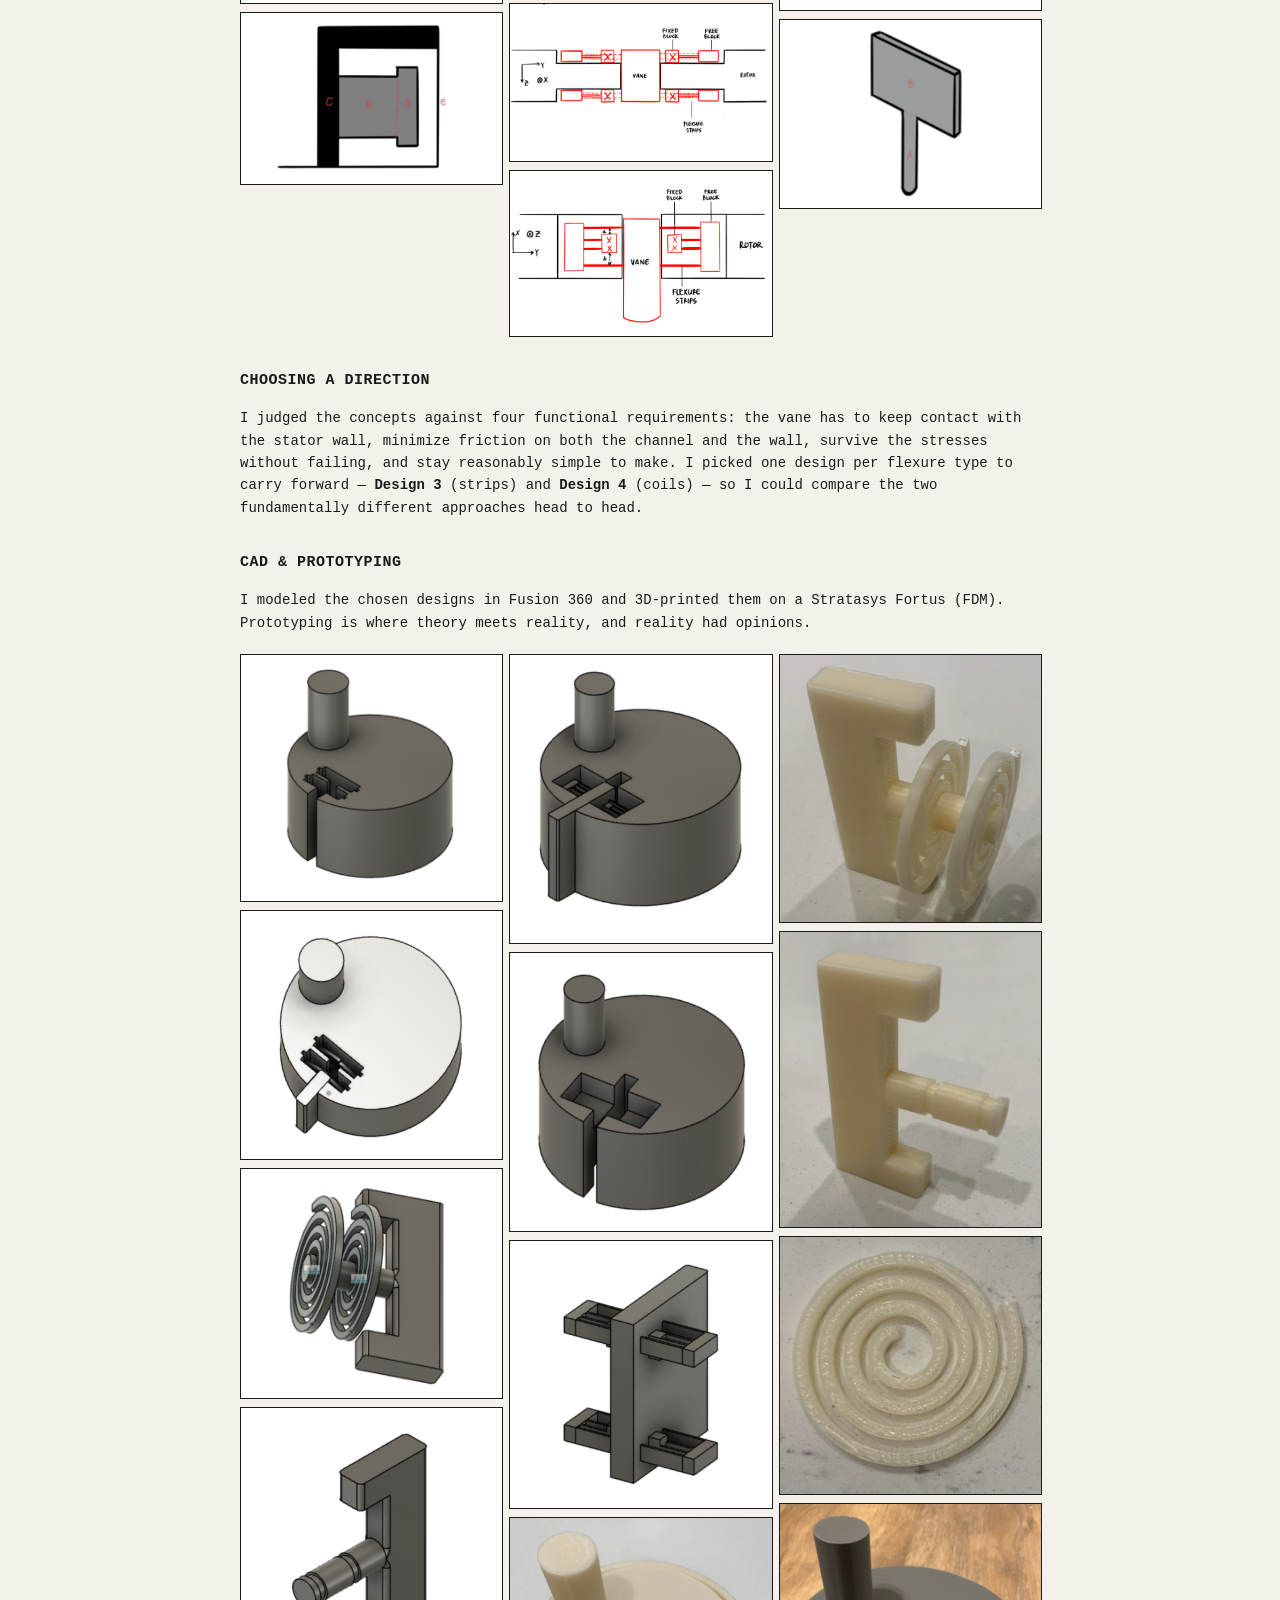
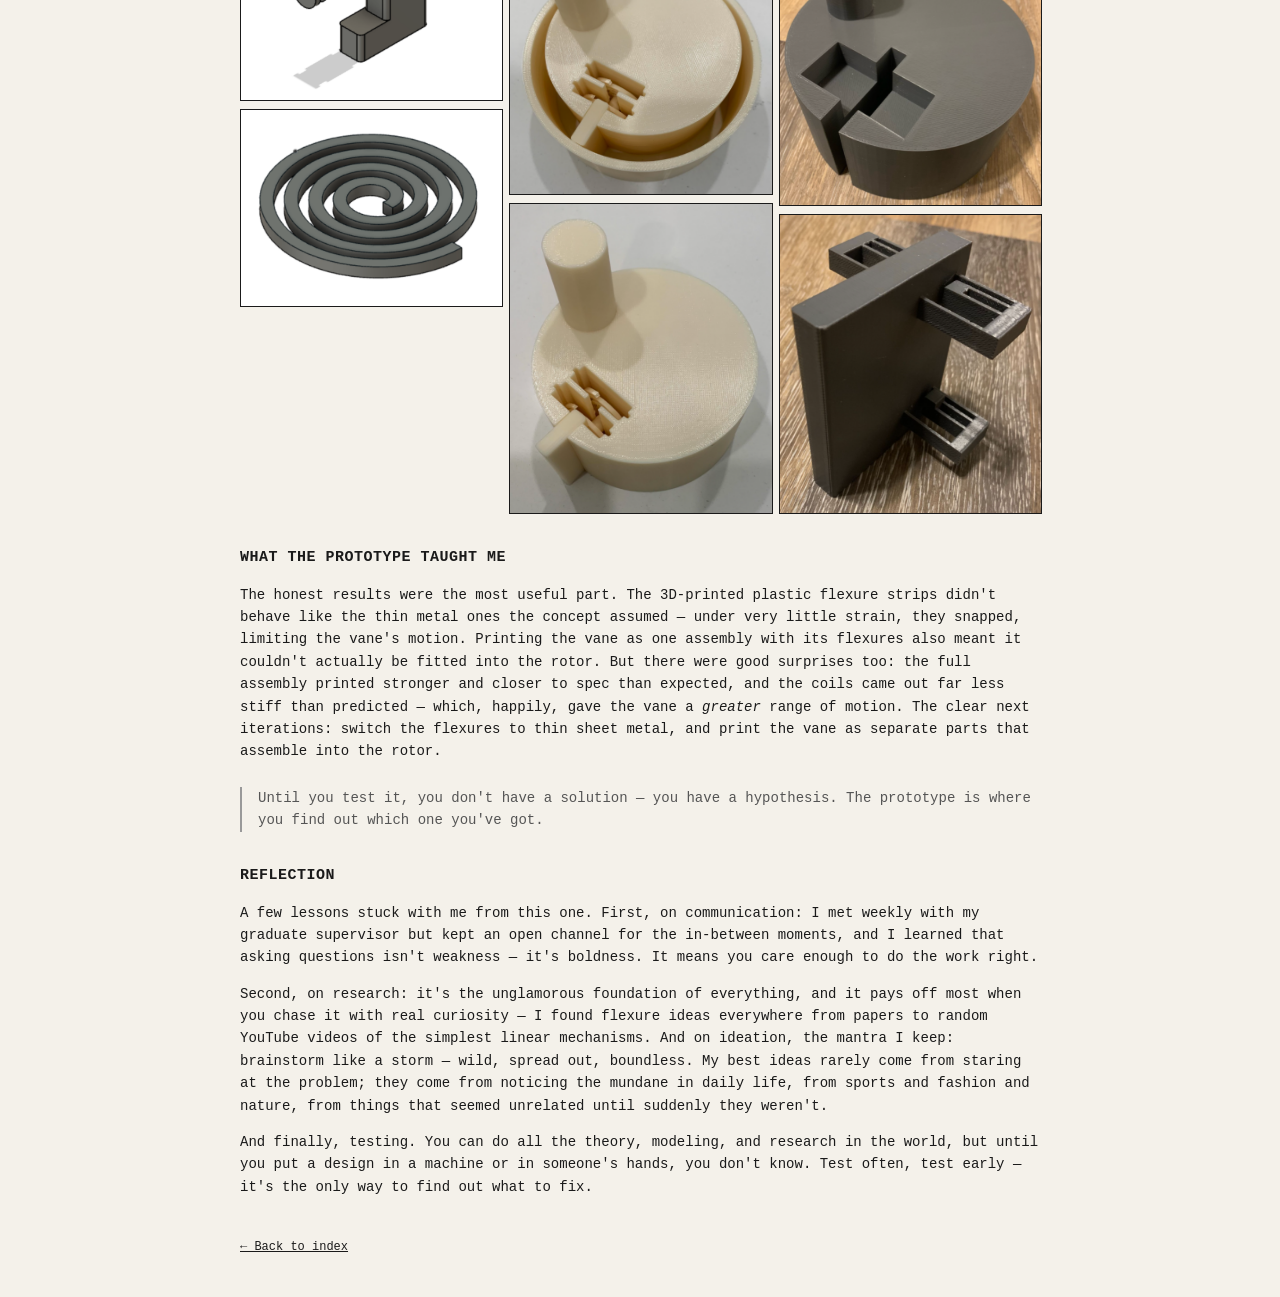
<file: vane-pump.html>
<!DOCTYPE html>
<html lang="en">
<head>
    <meta charset="UTF-8">
    <meta name="viewport" content="width=device-width, initial-scale=1.0">
    <title>Flexural Vane Pump - Joyce Noh</title>
    <link rel="stylesheet" href="style.css">
</head>

<body>

    <!-- Shared header -->
    <header class="site-header">
        <a href="index.html" class="logo">Joyce Noh</a>
        <nav class="site-nav">
            <a href="index.html">Index</a>
            <a href="about.html">About</a>
        </nav>
    </header>

    <!-- Project content -->
    <main class="project-page">

        <!-- HEADER ROW: titles on the left, metadata on the right -->
        <div class="project-header-row">
            <div class="project-titles">
                <h1 class="project-heading">Flexural Vane Pump</h1>
                <p class="project-subtitle">Redesigning a rotary vane pump with flexures — with potential for desalination</p>
            </div>

            <!-- Metadata block -->
            <dl class="project-meta">
                <dt>Year</dt><dd>2021</dd>
                <dt>Discipline</dt><dd>Engineering</dd>
                <dt>Role</dt><dd>Mechanical Design Engineer</dd>
                <dt>Tools</dt><dd>Fusion 360, FDM printing</dd>
                <dt>Lab</dt><dd>MIT GEAR Lab</dd>
            </dl>

        </div>

        <hr>

        <!-- Body: write freely from here. Examples of each content type: -->
        
        <!-- HERO IMAGE -->
        <figure class="cafe-snapshot">
            <img src="images/vane/vp-1.png" alt="CAD model of the flexural vane pump design">
            <figcaption>a standard vane pump</figcaption>
        </figure>
    
        <!-- INTRO -->
        <p>This project came out of the <a href="https://www.gear.mit.edu/">MIT GEAR Lab</a>, which builds high-performance, 
           low-cost technology for emerging markets. The target application: desalination — turning seawater into drinkable water, 
           cheaply enough to matter where it's needed most.</p>
    
        <p>A rotary vane pump moves fluid using vanes that slide in and out of a spinning rotor while pressing against the 
           surrounding stator wall. That contact is everything — any gap leaks and the pump stops working. But the usual way of 
           maintaining it, through vane geometry and load, creates <em>friction</em> and can cause the vanes to jam. My question 
           was simple: what if the vane could keep contact with the wall by <strong>bending</strong> instead of scraping? That's 
           the idea behind a flexural vane — using elastic flexures to hold contact while designing the friction problem away.</p>
    
        <p><a href="files/vane-pump-report.pdf">Download the full report ↗</a></p>
    
        <h2>Generating designs</h2>
        <p>I explored four flexure concepts, each a different way to get clean linear motion out of a bending element. Design 1 
           used eight flexure strips in a single chamber — the most robust motion and the least racking, but the most complex to 
           build. Design 2 simplified to four strips across two chambers — easier to make, but with less range and more stress 
           on each strip. Design 3 used two flexure lengths between fixed and free blocks to unlock a large, well-constrained 
           range of motion. Design 4 took a different path entirely: coils anchoring the vane in two chambers, giving stable motion 
           and steady wall contact without over-forcing it.</p>
    
        <div class="photo-grid">
            <img src="images/vane/vp-design-1.png" alt="Flexure design concept 1">
            <img src="images/vane/vp-design-2.png" alt="Flexure design concept 1">
            <img src="images/vane/vp-design-3.png" alt="Flexure design concept 2">
            <img src="images/vane/vp-design-4.png" alt="Flexure design concept 3">
            <img src="images/vane/vp-design-5.png" alt="Flexure design concept 3">
            <img src="images/vane/vp-design-6.png" alt="Flexure design concept 4">
            <img src="images/vane/vp-design-7.png" alt="Flexure design concept 4">
        </div>
    
        <h2>Choosing a direction</h2>
        <p>I judged the concepts against four functional requirements: the vane has to keep contact with the stator wall, minimize 
           friction on both the channel and the wall, survive the stresses without failing, and stay reasonably simple to make. I picked one 
           design per flexure type to carry forward — <strong>Design 3</strong> (strips) and <strong>Design 4</strong> (coils) — so I could 
           compare the two fundamentally different approaches head to head.</p>
    
        <h2>CAD & prototyping</h2>
        <p>I modeled the chosen designs in Fusion 360 and 3D-printed them on a Stratasys Fortus (FDM). Prototyping is where theory meets 
           reality, and reality had opinions.</p>
    
        <div class="photo-grid">
            <img src="images/vane/vp-cad-1.png" alt="Fusion 360 CAD model">
            <img src="images/vane/vp-cad-2.png" alt="Fusion 360 CAD model">
            <img src="images/vane/vp-cad-3.png" alt="Fusion 360 CAD model">
            <img src="images/vane/vp-cad-4.png" alt="Fusion 360 CAD model">
            <img src="images/vane/vp-cad-5.png" alt="Fusion 360 CAD model">
            <img src="images/vane/vp-cad-6.png" alt="Fusion 360 CAD model">
            <img src="images/vane/vp-cad-7.png" alt="Fusion 360 CAD model">
            <img src="images/vane/vp-cad-8.png" alt="Fusion 360 CAD model">
            <img src="images/vane/vp-proto-1.png" alt="3D-printed prototype">
            <img src="images/vane/vp-proto-2.png" alt="3D-printed prototype">
            <img src="images/vane/vp-proto-3.png" alt="3D-printed prototype">
            <img src="images/vane/vp-proto-4.png" alt="3D-printed prototype">
            <img src="images/vane/vp-proto-5.png" alt="3D-printed prototype">
            <img src="images/vane/vp-proto-6.png" alt="3D-printed prototype">
            <img src="images/vane/vp-proto-7.png" alt="3D-printed prototype">
        </div>
    
        <h2>What the prototype taught me</h2>
        <p>The honest results were the most useful part. The 3D-printed plastic flexure strips didn't behave like the thin metal ones the 
           concept assumed — under very little strain, they snapped, limiting the vane's motion. Printing the vane as one assembly with 
           its flexures also meant it couldn't actually be fitted into the rotor. But there were good surprises too: the full assembly 
           printed stronger and closer to spec than expected, and the coils came out far less stiff than predicted — which, happily, 
           gave the vane a <em>greater</em> range of motion. The clear next iterations: switch the flexures to thin sheet metal, and print 
           the vane as separate parts that assemble into the rotor.</p>
    
        <blockquote>Until you test it, you don't have a solution — you have a hypothesis. The prototype is where you find out which one you've got.</blockquote>
    
        <h2>Reflection</h2>
        <p>A few lessons stuck with me from this one. First, on communication: I met weekly with my graduate supervisor but kept an 
           open channel for the in-between moments, and I learned that asking questions isn't weakness — it's boldness. It means you 
           care enough to do the work right.</p>
    
        <p>Second, on research: it's the unglamorous foundation of everything, and it pays off most when you chase it with real 
           curiosity — I found flexure ideas everywhere from papers to random YouTube videos of the simplest linear mechanisms. 
           And on ideation, the mantra I keep: brainstorm like a storm — wild, spread out, boundless. My best ideas rarely come 
           from staring at the problem; they come from noticing the mundane in daily life, from sports and fashion and nature, from 
           things that seemed unrelated until suddenly they weren't.</p>
    
        <p>And finally, testing. You can do all the theory, modeling, and research in the world, but until you put a design in a machine 
           or in someone's hands, you don't know. Test often, test early — it's the only way to find out what to fix.</p>

        <!-- Back link -->
        <p class="back"><a href="index.html">← Back to index</a></p>

    </main>

</body>
</html>
</file>
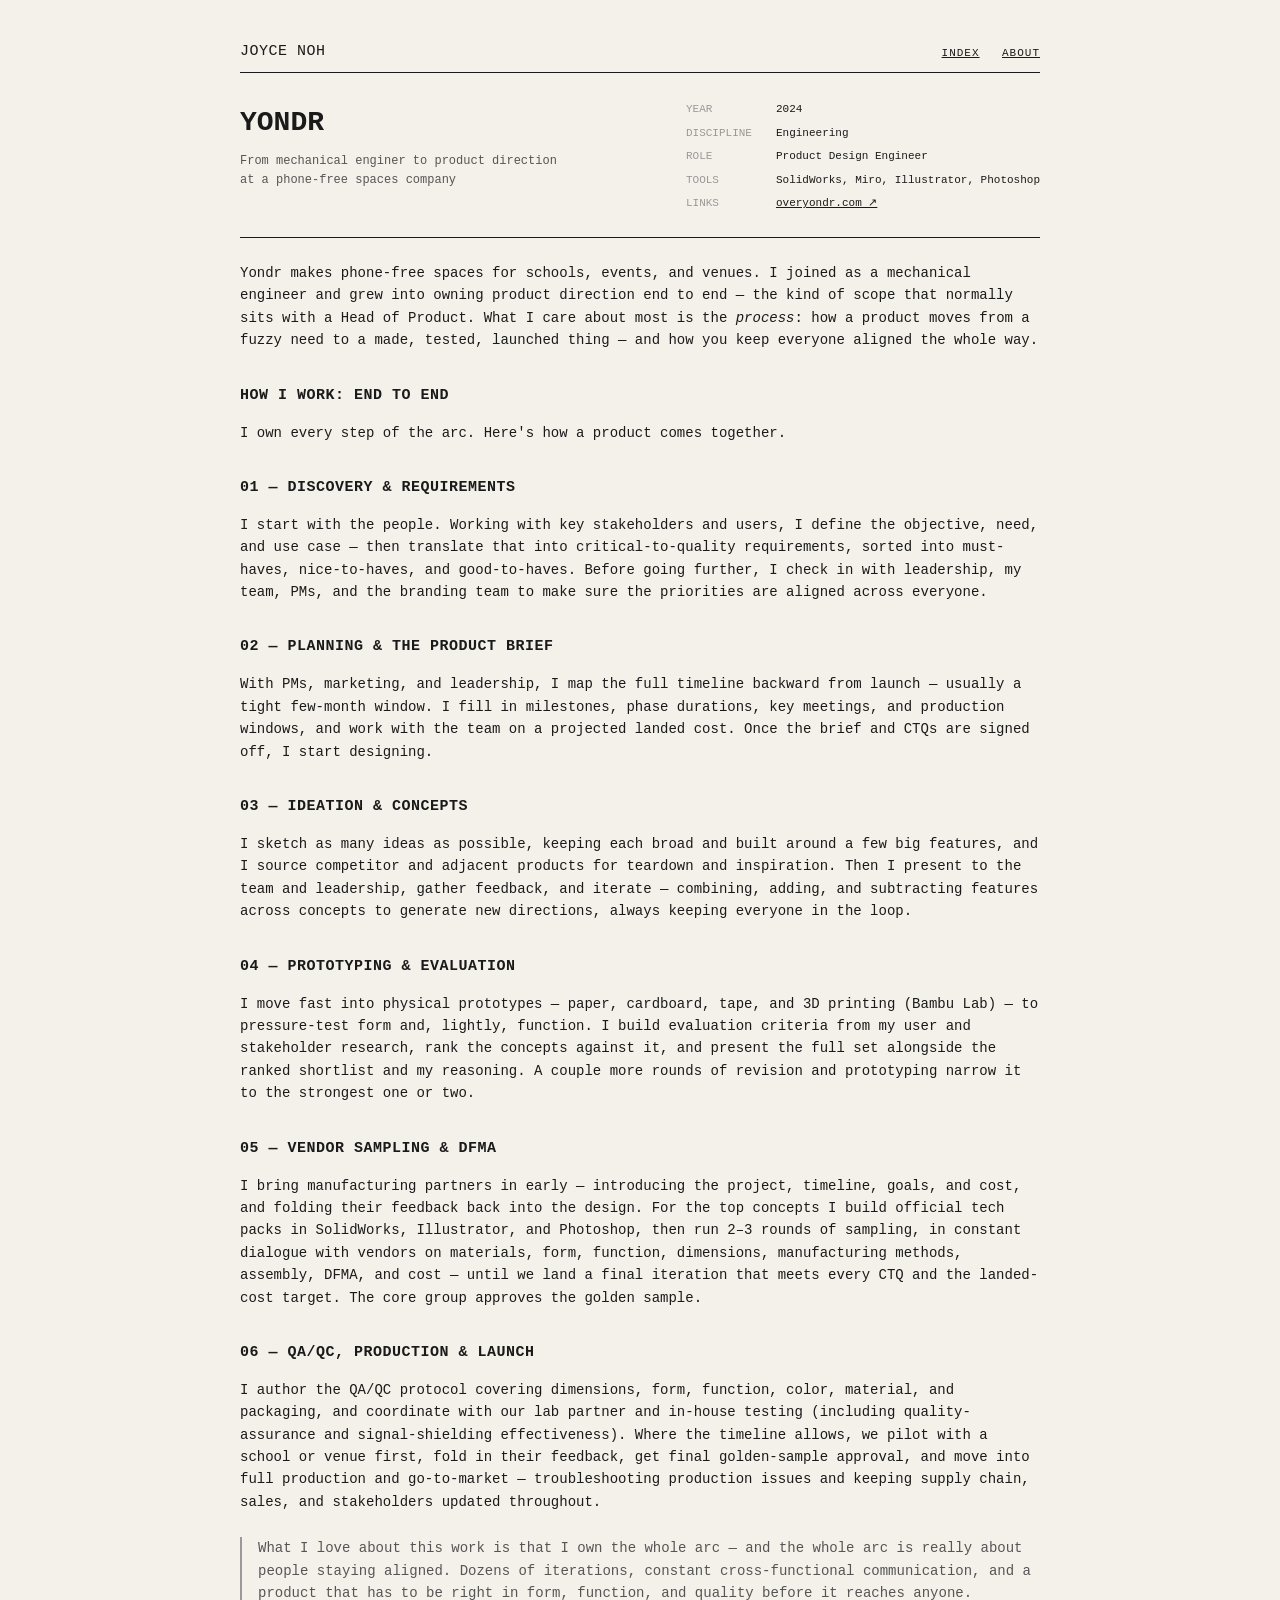
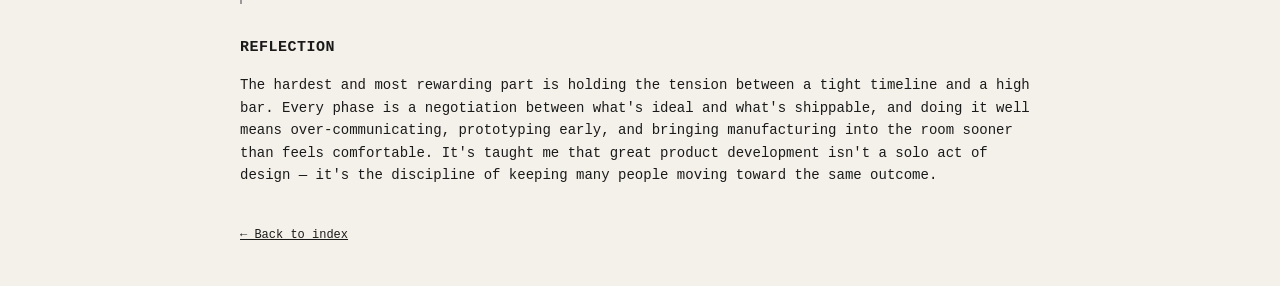
<file: yondr.html>
<!DOCTYPE html>
<html lang="en">
<head>
    <meta charset="UTF-8">
    <meta name="viewport" content="width=device-width, initial-scale=1.0">
    <title>Yondr - Joyce Noh</title>
    <link rel="stylesheet" href="style.css">
</head>

<body>

    <!-- Shared header -->
    <header class="site-header">
        <a href="index.html" class="logo">Joyce Noh</a>
        <nav class="site-nav">
            <a href="index.html">Index</a>
            <a href="about.html">About</a>
        </nav>
    </header>

    <!-- Project content -->
    <main class="project-page">

        <!-- HEADER ROW: titles on the left, metadata on the right -->
        <div class="project-header-row">
            <div class="project-titles">
                <h1 class="project-heading">Yondr</h1>
                <p class="project-subtitle">From mechanical enginer to product direction at a phone-free spaces company</p>
            </div>

            <!-- Metadata block -->
            <dl class="project-meta">
                <dt>Year</dt><dd>2024</dd>
                <dt>Discipline</dt><dd>Engineering</dd>
                <dt>Role</dt><dd>Product Design Engineer</dd>
                <dt>Tools</dt><dd>SolidWorks, Miro, Illustrator, Photoshop</dd>
                <dt>Links</dt><dd><a href="https://www.overyondr.com">overyondr.com ↗</a></dd>
            </dl>

        </div>

        <hr>

        <!-- Body: write freely from here. Examples of each content type: -->
        
        <p>Yondr makes phone-free spaces for schools, events, and venues. I joined as a mechanical engineer and grew into owning product direction end to end — the kind of scope that normally sits with a Head of Product. What I care about most is the <em>process</em>: how a product moves from a fuzzy need to a made, tested, launched thing — and how you keep everyone aligned the whole way.</p>
 
        <h2>How I work: end to end</h2>
        <p>I own every step of the arc. Here's how a product comes together.</p>
    
        <h2>01 — Discovery &amp; requirements</h2>
        <p>I start with the people. Working with key stakeholders and users, I define the objective, need, and use case — then translate that into critical-to-quality requirements, sorted into must-haves, nice-to-haves, and good-to-haves. Before going further, I check in with leadership, my team, PMs, and the branding team to make sure the priorities are aligned across everyone.</p>
    
        <h2>02 — Planning &amp; the product brief</h2>
        <p>With PMs, marketing, and leadership, I map the full timeline backward from launch — usually a tight few-month window. I fill in milestones, phase durations, key meetings, and production windows, and work with the team on a projected landed cost. Once the brief and CTQs are signed off, I start designing.</p>
    
        <h2>03 — Ideation &amp; concepts</h2>
        <p>I sketch as many ideas as possible, keeping each broad and built around a few big features, and I source competitor and adjacent products for teardown and inspiration. Then I present to the team and leadership, gather feedback, and iterate — combining, adding, and subtracting features across concepts to generate new directions, always keeping everyone in the loop.</p>
    
        <h2>04 — Prototyping &amp; evaluation</h2>
        <p>I move fast into physical prototypes — paper, cardboard, tape, and 3D printing (Bambu Lab) — to pressure-test form and, lightly, function. I build evaluation criteria from my user and stakeholder research, rank the concepts against it, and present the full set alongside the ranked shortlist and my reasoning. A couple more rounds of revision and prototyping narrow it to the strongest one or two.</p>
    
        <h2>05 — Vendor sampling &amp; DFMA</h2>
        <p>I bring manufacturing partners in early — introducing the project, timeline, goals, and cost, and folding their feedback back into the design. For the top concepts I build official tech packs in SolidWorks, Illustrator, and Photoshop, then run 2–3 rounds of sampling, in constant dialogue with vendors on materials, form, function, dimensions, manufacturing methods, assembly, DFMA, and cost — until we land a final iteration that meets every CTQ and the landed-cost target. The core group approves the golden sample.</p>
    
        <h2>06 — QA/QC, production &amp; launch</h2>
        <p>I author the QA/QC protocol covering dimensions, form, function, color, material, and packaging, and coordinate with our lab partner and in-house testing (including quality-assurance and signal-shielding effectiveness). Where the timeline allows, we pilot with a school or venue first, fold in their feedback, get final golden-sample approval, and move into full production and go-to-market — troubleshooting production issues and keeping supply chain, sales, and stakeholders updated throughout.</p>
    
        <blockquote>What I love about this work is that I own the whole arc — and the whole arc is really about people staying aligned. Dozens of iterations, constant cross-functional communication, and a product that has to be right in form, function, and quality before it reaches anyone.</blockquote>
    
        <h2>Reflection</h2>
        <p>The hardest and most rewarding part is holding the tension between a tight timeline and a high bar. Every phase is a negotiation between what's ideal and what's shippable, and doing it well means over-communicating, prototyping early, and bringing manufacturing into the room sooner than feels comfortable. It's taught me that great product development isn't a solo act of design — it's the discipline of keeping many people moving toward the same outcome.</p>

        <!-- Back link -->
        <p class="back"><a href="index.html">← Back to index</a></p>

    </main>

</body>
</html>
</file>
<file: style.css>
/* =======================================================================
    JOYCE NOH - PORTFOLIO STYLES
    One shared stylesheet for the whole site.
    Sections:
        1. Foundation
        2. Header (name + nav, shared across pages)
        3. Filter bag (homepage)
        4. Archive list (homepage)
        5. Project detail page header
        6. Project detail page body (images, headings, quotes)
        7. Divider
        8. Contact Form
        9. Old-web flourishes (ASCII dividers, marquee)
        10. Cafe page images (hero, snapshot, gallery)
        11. Dense photo grid
        12. Flow chain diagram
        13. Site footer
   ======================================================================= */

/* ===== 1. FOUNDATION ===== */
/* The whole page: cream paper, black ink, monospace type,
   centered in a narrow readable column. */
body {
    background: #f4f1ea;
    color: #1a1a1a;
    font-family: 'Courier New', Courier, monospace;
    font-size: 14px;
    line-height: 1.6;
    max-width: 800px;       /* keeps the column narrow & readable */
    margin: 40px auto;      /* centers the page horizontally, adds top/bottom space */
    padding: 0 20px;
}

/* Links: black, underlined - classic, restrained. */
a {
    color: #1a1a1a;
}

/* ===== 2. HEADER (no-frame Swiss) ===== 
   Name on the left, nav on the right, hairline underneath.
   Shared by every page. */
.site-header {
    display: flex;                      /* puts name & nav on one row */
    justify-content: space-between;     /* pushes them to opposite ends of the row */
    align-items: center;
    border-bottom: 1px solid #1a1a1a; /* thin black line under header */
    padding-bottom: 8px;
}

/* The name/logo (a link on sub-pages, back to home). */
.logo {
    font-size: 15px;
    letter-spacing: 0.5px;
    text-transform: uppercase;          /* JOYCE NOH */
    text-decoration: none;              /* removes default underline from links */
}

/* Nav links: small, spaced, uppercase. */
.site-nav a {
    font-size: 11px;
    letter-spacing: 1px;
    text-transform: uppercase;          /* INDEX, ABOUT */
    margin-left: 14px;                  /* space between nav links */
}

/* ===== 3. FILTER BAR (homepage) =====
   The clickable ALL / DESIGN / ENGINEERING / OTHER buttons. */
.filters {
    margin: 20px 0;
    display: flex;
    gap: 6px;
}
.filter {
    font-family: inherit;               /* match the monospace */
    font-size: 11px;
    letter-spacing: 1px;
    text-transform: uppercase;          /* ALL, ENGINEERING, DESIGN, OTHER */
    background: transparent;
    color: #1a1a1a;
    border: 1px solid #1a1a1a;
    padding: 2px 10px;
    cursor: pointer;                    /* shows a clickable hand */
}
/* The currently-selected filter: inverted (black fill). */
.filter.is-active {
    background: #1a1a1a;
    color: #f4f1ea;
}

/* ===== 4. ARCHIVE LIST (homepage)=====
   Year-grouped list of projects, each row title + tag. */
.year {
    font-size: 11px;
    font-weight: normal;
    color: #999;                     /* quiet grey year divider */
    margin: 22px 0 6px;
}
.project {
    border-bottom: 1px dotted #bbb;  /* hairline between rows */
}
/* Each project row: title left, tag right. */
.project-link {
    display: flex;
    justify-content: space-between;
    text-decoration: none;             /* removes default underline from links */
    padding: 6px 0;
}
.project-title {
    text-transform: uppercase;
}
.project-tag {
    text-transform: uppercase;
    font-size: 12px;
    color: #777;                     /* tag is quieter than title */
}

/* ===== 5. PROJECT DETAIL PAGE HEADER =====
   Title block on the left, metadata block on the right. */

/* Adds breathing room above the project content so it sits balanced
   between the header line and the divider. */
.project-page {
    margin-top: 28px;
}

/* Puts the title block and metadata block side by side. */
.project-header-row {
    display: flex;
    justify-content: space-between;
    align-items: flex-start;                       /* tops line up */
    gap: 24px;
}

/* The big project title. */
.project-heading {
    text-transform: uppercase;
    margin: 0 0 6px 0;                             /* tight gap to the subtitle below */
}

/* The one-line subtitle, snug under the title. */
.project-subtitle {
    font-size: 12px;
    color: #555;
    max-width: 320px;                              /* keeps subtitle from getting too wide */
    margin: 0;
}

/* The metadata list: two left-aligned columns (labels | values),
   sitting on the right side of the header row. */
.project-meta {
    margin: 0;
    display: grid;
    grid-template-columns: auto auto;              /* column 1 = labels, column 2 = values */
    gap: 6px 24px;                                 /* 6px between rows, 24px between columns */
    font-size: 11px;
    align-content: start;                          /* text reads left-to-right */
}
.project-meta dt {
    color: #999;                                 /* labels are quiet grey */
    text-transform: uppercase;
    text-align: left;
}
.project-meta dd {
    margin: 0;                                     /* remove dd's default left indent */
    text-align: left;
}

/* ===== 6. PROJECT DETAIL PAGE BODY ===== */

/* Body images: never wider than the column, keep proportions. */
.project-page img {
    width: 100%;                                   /* fill the column fully, edge to edge */
    height: auto;                                  /* scale height proportionally, no distortion */
    display: block;                                /* sits on its own line, not inline with text */
    margin: 20px 0;                                /* breathing room above and below */
}
/* Section headings in the project body. */
.project-page h2 {
    font-size: 15px;
    text-transform: uppercase;                     /* matches the terminal-label feel */
    letter-spacing: 0.5px;
    margin: 32px 0 8px;                            /* lots of space above, little below */
}
/* Pulled-out quote / callout style. */
.project-page blockquote {
    margin: 24px 0;
    padding-left: 16px;
    border-left: 2px solid #999;              /* a vertical rule on the left */
    color: #555;                                 /* slightly quieter than body text */
}
/* "Back to index" link at the bottom. */
.back {
    margin-top: 40px;
    font-size: 12px;
}

/* ===== 7. DIVIDER =====
   The <hr> line: clean and full-width. */
hr {
    border: none;
    border-top: 1px solid #1a1a1a;
    margin: 24px 0;
}

/* ===== 8. CONTACT FORM ===== */

/* "Get in touch" heading. */
.contact-heading {
    font-size: 15px;
    text-transform: uppercase;
    letter-spacing: 0.5px;
    margin: 40px 0 16px;
}

/* The form: stack fields vertically with even spacing. */
.contact-form {
    display: flex;
    flex-direction: column;         /* fields stack top-to-bottom */
    gap: 16px;
    max-width: 480 px;              /* keeps the form from getting too wide */
}

/* Each lable: small uppercase text above its input. */
.contact-form label {
    display: flex;
    flex-direction: column;         /* label text sits above the box */
    gap: 4px;
    font-size: 11px;
    letter-spacing: 1px;
    text-transform: uppercase;
    color: #999;
}

/* The input boxes & textarea: match the monospace, cream, hard-border look. */
.contact-form input,
.contact-form textarea {
    font-family: inherit;           /* monospace, like the rest of the site */
    font-size: 14px;
    color: #1a1a1a;
    background: #f4f1ea;          /* same cream as the page */
    border: 1px solid #1a1a1a;
    padding: 8px 10px;
}

/* The textarea: don't let it be resized sideways. */
.contact-form textarea {
    resize: vertical;
}

/* The send button: inverted (black fill), like the active filter. */
.contact-form button {
    font-family: inherit;
    font-size: 11px;
    letter-spacing: 1px;
    text-transform: uppercase;
    background: #1a1a1a;
    color: #f4f1ea;
    border: 1px solid #1a1a1a;
    padding: 8px 16px;
    cursor: pointer;
    align-self: flex-start;        /* button only as wide as its text, not full-width */
}

/* ===== 9. OLD-WEB FLOURISHES ===== */

.ascii-divider {
    font-size: 13px;
    line-height: 1.3;
    color: #1a1a1a;
    text-align: center;
    margin: 24px 0;
    overflow-x: auto;              /* if it's too wide on mobile, scroll rather than break */
}

/* Scrolling ticker. */
/* @keyframes — a CSS animation. It defines a motion from a start state (from) to an end state (to),
   and the animation property on .marquee-track plays it. Breaking down animation: scroll-left 20s
   linear infinite: scroll-left is the keyframes name, 20s is how long one pass takes (bigger = slower),
   linear means constant speed (no easing), infinite means loop forever. translateX slides the element
   horizontally — from 60% right to 100% left, so the text travels across and repeats. */
.marquee {
    background: #1a1a1a;
    color: #f4f1ea;
    overflow: hidden;              /* hide text that's outside the bar */
    white-space: nowrap;           /* keep it all on one line */
    padding: 8px 0;
    margin: 16px 0;
    font-size: 13px;
    letter-spacing: 1px;
}
.marquee-track {
    display: inline-block;
    animation: scroll-left 30s linear infinite;       /* the movement */
}
/* Defines the actual motion: slide from right to left, forever. */
@keyframes scroll-left {
    from { transform: translateX(60%); }
    to   { transform: translateX(-100%); }
}

/* "Under construction" ASCII banner for stub pages. */
.ascii-construction {
    font-size: 13px;
    line-height: 1.3;
    text-align: center;
    color: #1a1a1a;
    margin: 32px 0;
    overflow-x: auto;              /* scroll rather than break on narrow screens */
}

/* ===== 10. CAFE PAGE IMAGES ===== 
   NOTE: rules here are more specific than the generic ".project-page img" in section 6, so they override it for images inside
   .cafe-hero / .cafe-snapshot / .cafe-gallery. */

/* Logo hero: clean solid border, centered, capped width. */
.cafe-hero {
    text-align: center;
    margin: 24px 0;
}
.cafe-hero img {
    max-width: 320px;                  /* keeps the logo from getting too wide. shouldn't fill the whole column */
    width: 100%;
    border: 1px solid #1a1a1a;
    padding: 18px;
    background: #fff;
    margin: 0 auto;                    /* centers the logo inside .cafe-hero */
}

/* Framed snapshot: full width, thin solid border, caption below. */
.cafe-snapshot {
    margin: 24px 0;
}
.cafe-snapshot img {
    width: 100%;
    border: 1px solid #1a1a1a;
    padding: 6px;
    background: #fff;
    margin: 0;                         /* override section-6 img margin */
}
.cafe-snapshot figcaption {
    text-align: center;
    font-size: 11px;
    color: #777;
    letter-spacing: 1px;
    margin-top: 6px;
}

/* Gallery: two-up grid with playful dashed borders. */
.cafe-gallery {
    display: grid;
    grid-template-columns: 1fr 1fr;    /* two equal columns */
    gap: 14px;
    margin: 24px 0;
}
.cafe-gallery figure {
    margin: 0;
}
.cafe-gallery img {
    width: 100%;
    border: 1px dashed #1a1a1a;      /* dashed = the playful touch */
    padding: 6px;
    background: #fff;
    margin: 0;                         /* override section-6 img margin */
}
.cafe-gallery figcaption {
    text-align: center;
    font-size: 11px;
    color: #777;
    letter-spacing: 1px;
    margin-top: 5px;
}

/* ===== 11. PHOTO GALLERY (masonry, 3 columns, uncropped) =====
   Images keep their natural proportions and flow down each
   column, packing tightly like a magazine layout. */
.photo-grid {
  column-count: 3;          /* three columns */
  column-gap: 8px;          /* space between columns */
  margin: 20px 0;
}
.photo-grid img {
  width: 100%;              /* fill the column width... */
  height: auto;            /* ...and scale height naturally (no crop) */
  display: block;
  margin: 0 0 8px 0;        /* vertical gap between stacked images */
  border: 1px solid #1a1a1a;
  background: #fff;
  /* Keeps an image from being split across two columns: */
  break-inside: avoid;
}

/* ===== 12. FLOW CHAIN DIAGRAM =====
   A vertical sequence of boxes joined by arrows. Built from
   plain HTML so it needs no image file. */
.flow-chain {
  display: flex;
  flex-direction: column;   /* stack the steps vertically */
  align-items: center;      /* center them in the column */
  gap: 4px;
  margin: 24px 0;
}
.flow-step {
  border: 1px solid #1a1a1a;
  background: #fff;
  padding: 10px 16px;
  max-width: 420px;
  text-align: center;
  font-size: 13px;
}
.flow-arrow {
  color: #999;              /* the connecting arrows, quiet grey */
  font-size: 16px;
  line-height: 1;
}

/* ===== 13. SITE FOOTER ===== */
.site-footer {
  text-align: center;
  font-size: 11px;
  color: #999;
  margin-top: 40px;
  padding-top: 16px;
  border-top: 1px solid #1a1a1a;
}
</file>
